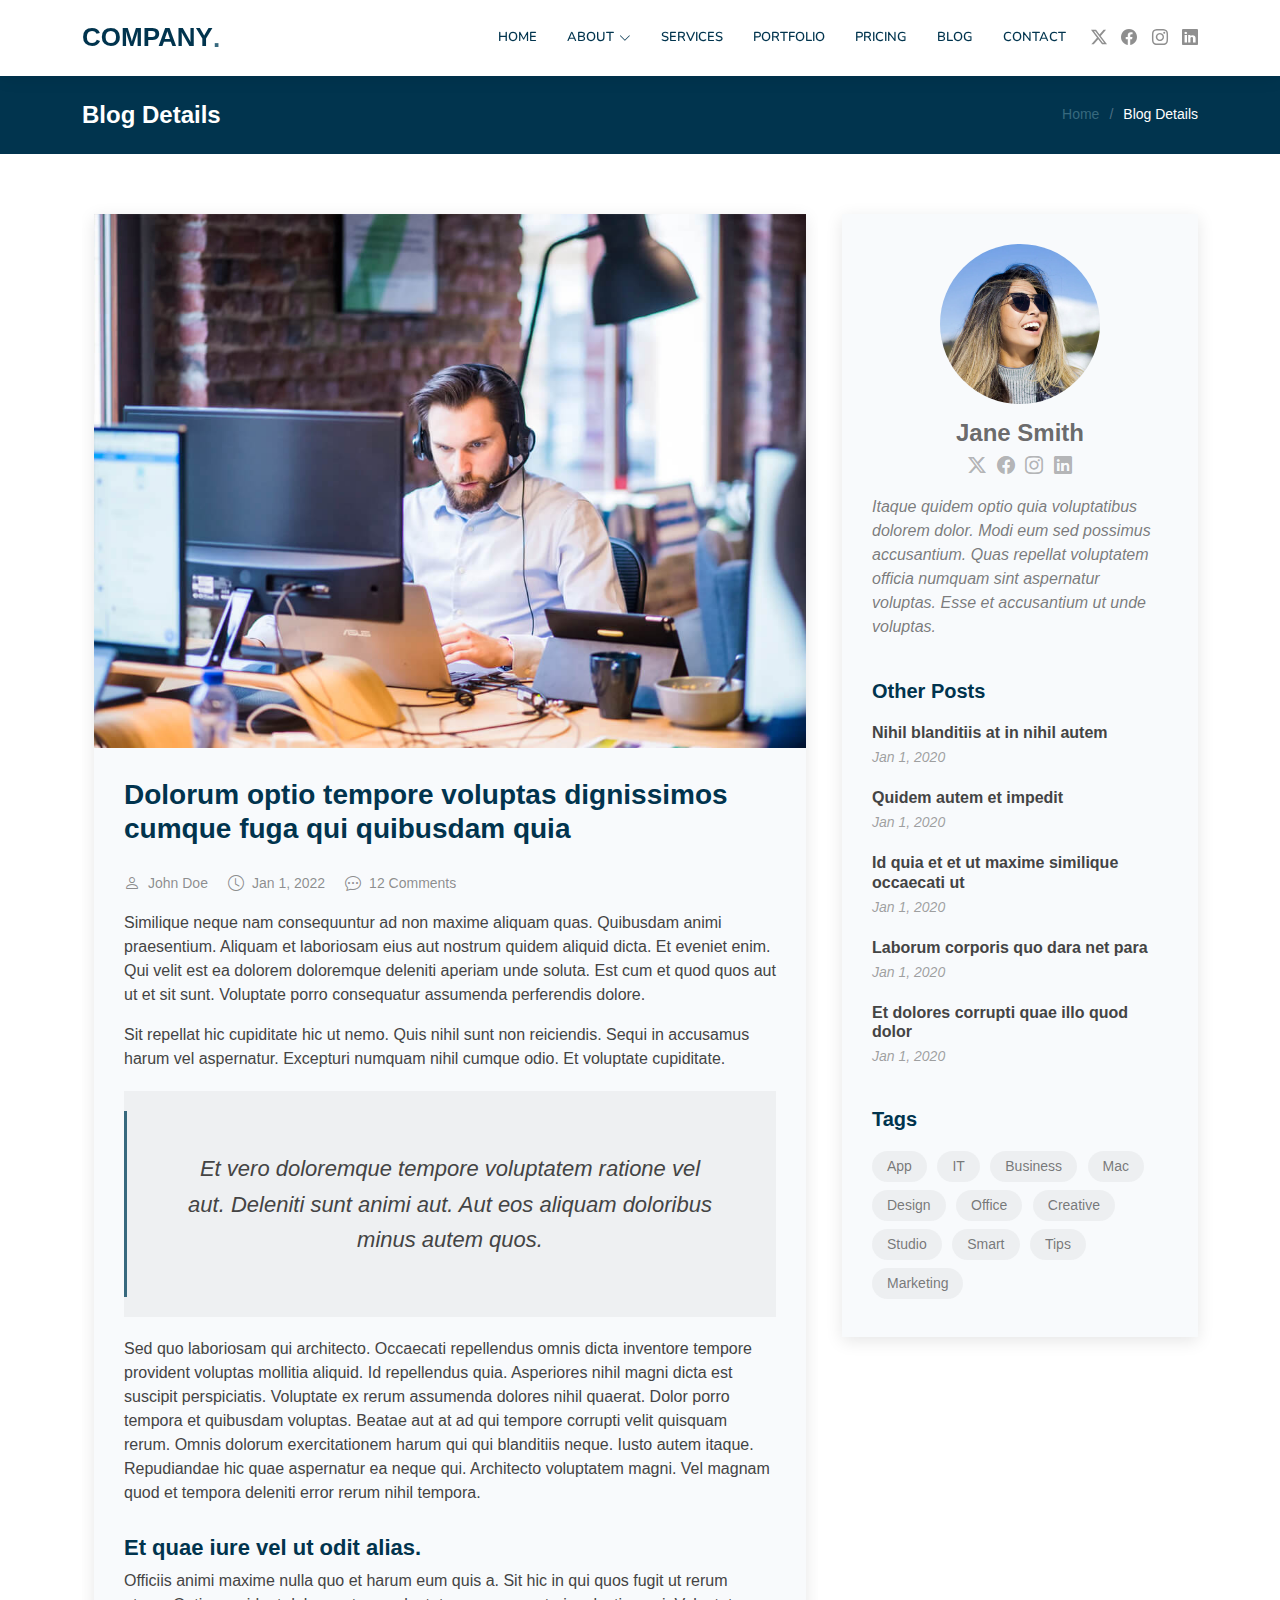
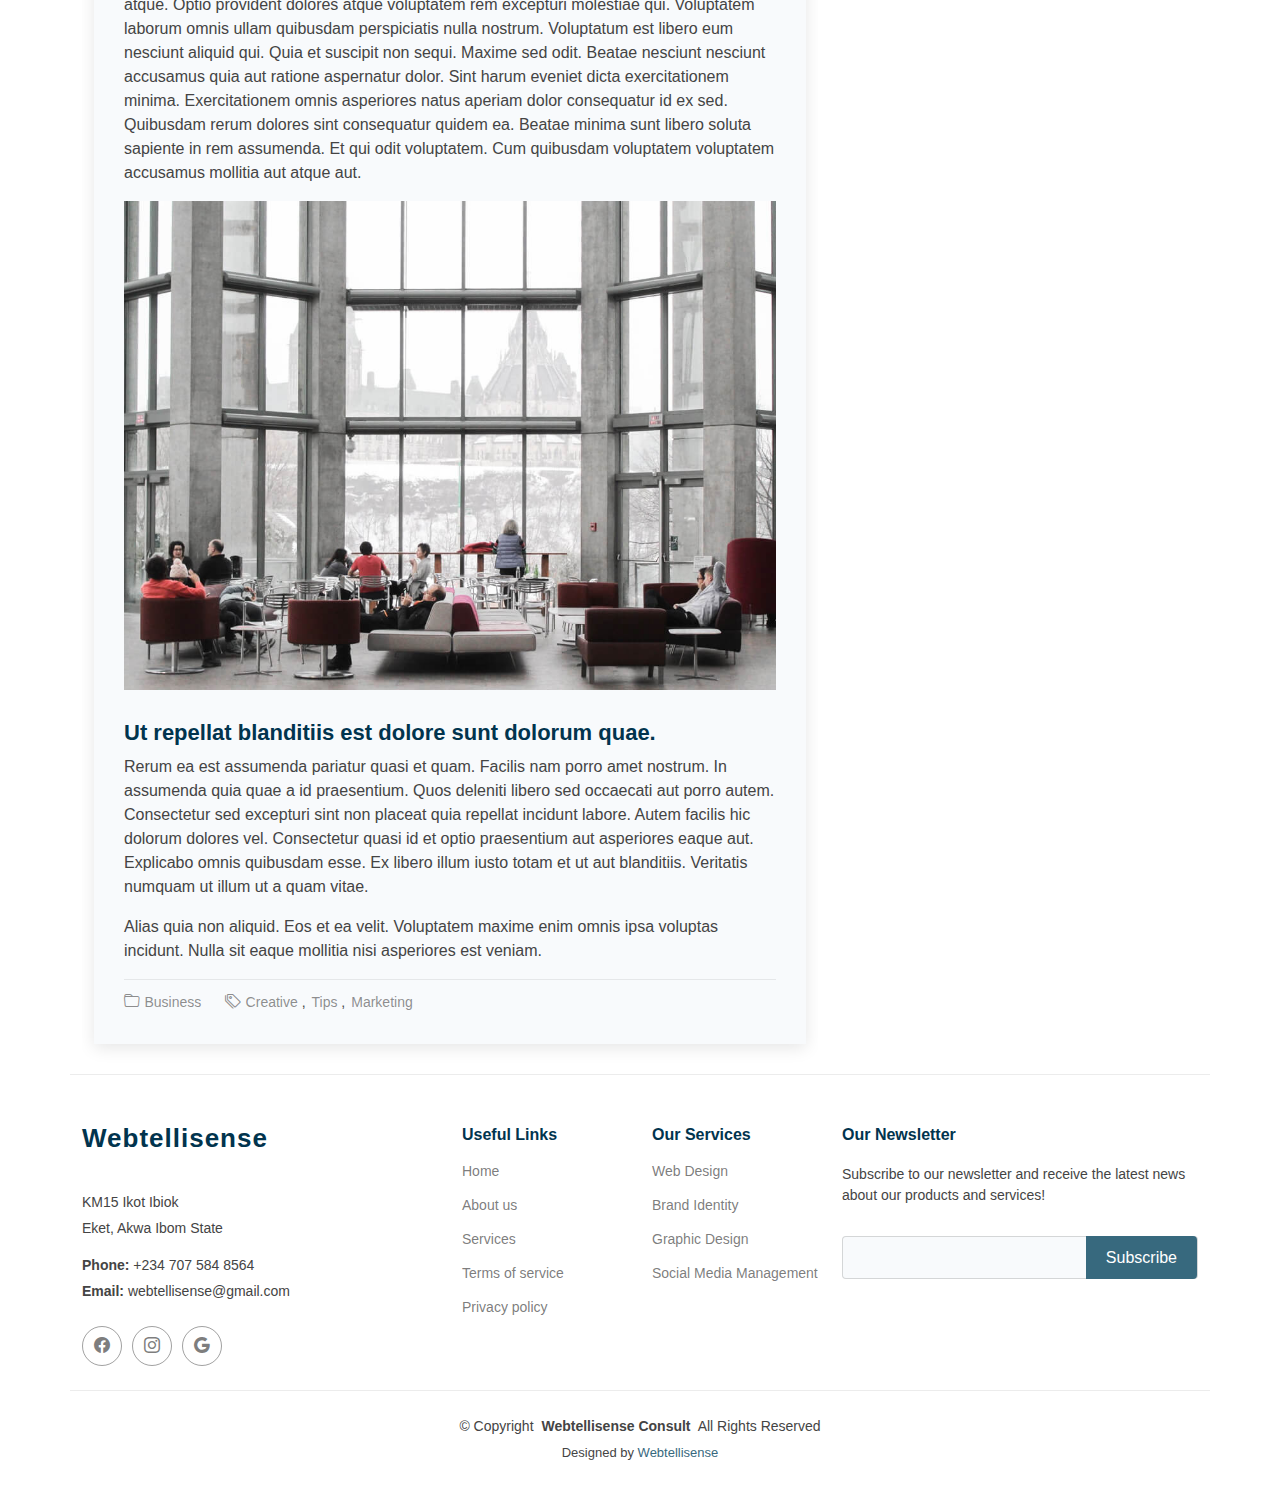
<file: blog-details.html>
<!DOCTYPE html>
<html lang="en">

<head>
  <meta charset="utf-8">
  <meta content="width=device-width, initial-scale=1.0" name="viewport">
  <title>Blog Details - Company Bootstrap Template</title>
  <meta name="description" content="">
  <meta name="keywords" content="">

  <!-- Favicons -->
  <link href="assets/img/favicon.png" rel="icon">
  <link href="assets/img/apple-touch-icon.png" rel="apple-touch-icon">

  <!-- Fonts -->
  <link href="https://fonts.googleapis.com" rel="preconnect">
  <link href="https://fonts.gstatic.com" rel="preconnect" crossorigin>
  <link href="https://fonts.googleapis.com/css2?family=Roboto:ital,wght@0,100;0,300;0,400;0,500;0,700;0,900;1,100;1,300;1,400;1,500;1,700;1,900&family=Raleway:ital,wght@0,100;0,200;0,300;0,400;0,500;0,600;0,700;0,800;0,900;1,100;1,200;1,300;1,400;1,500;1,600;1,700;1,800;1,900&family=Nunito:ital,wght@0,200;0,300;0,400;0,500;0,600;0,700;0,800;0,900;1,200;1,300;1,400;1,500;1,600;1,700;1,800;1,900&display=swap" rel="stylesheet">

  <!-- Vendor CSS Files -->
  <link href="assets/vendor/bootstrap/css/bootstrap.min.css" rel="stylesheet">
  <link href="assets/vendor/bootstrap-icons/bootstrap-icons.css" rel="stylesheet">
  <link href="assets/vendor/aos/aos.css" rel="stylesheet">
  <link href="assets/vendor/glightbox/css/glightbox.min.css" rel="stylesheet">
  <link href="assets/vendor/swiper/swiper-bundle.min.css" rel="stylesheet">

  <!-- Main CSS File -->
  <link href="assets/css/main.css" rel="stylesheet">

  <!-- =======================================================
  * Template Name: Company
  * Template URL: https://bootstrapmade.com/company-free-html-bootstrap-template/
  * Updated: Aug 07 2024 with Bootstrap v5.3.3
  * Author: BootstrapMade.com
  * License: https://bootstrapmade.com/license/
  ======================================================== -->
</head>

<body class="blog-details-page">

  <header id="header" class="header d-flex align-items-center sticky-top">
    <div class="container position-relative d-flex align-items-center">

      <a href="index.html" class="logo d-flex align-items-center me-auto">
        <!-- Uncomment the line below if you also wish to use an image logo -->
        <!-- <img src="assets/img/logo.png" alt=""> -->
        <h1 class="sitename">Company</h1><span>.</span>
      </a>

      <nav id="navmenu" class="navmenu">
        <ul>
          <li><a href="#hero">Home</a></li>
          <li class="dropdown"><a href="about.html"><span>About</span> <i class="bi bi-chevron-down toggle-dropdown"></i></a>
            <ul>
              <li><a href="team.html">Team</a></li>
              <li><a href="reviews.html">reviews</a></li>
              <li class="dropdown"><a href="#"><span>Deep Dropdown</span> <i class="bi bi-chevron-down toggle-dropdown"></i></a>
                <ul>
                  <li><a href="#">Deep Dropdown 1</a></li>
                  <li><a href="#">Deep Dropdown 2</a></li>
                  <li><a href="#">Deep Dropdown 3</a></li>
                  <li><a href="#">Deep Dropdown 4</a></li>
                  <li><a href="#">Deep Dropdown 5</a></li>
                </ul>
              </li>
            </ul>
          </li>
          <li><a href="services.html">Services</a></li>
          <li><a href="portfolio.html">Portfolio</a></li>
          <li><a href="pricing.html">Pricing</a></li>
          <li><a href="blog.html">Blog</a></li>
          <li><a href="contact.html">Contact</a></li>
        </ul>
        <i class="mobile-nav-toggle d-xl-none bi bi-list"></i>
      </nav>

      <div class="header-social-links">
        <a href="#" class="twitter"><i class="bi bi-twitter-x"></i></a>
        <a href="#" class="facebook"><i class="bi bi-facebook"></i></a>
        <a href="#" class="instagram"><i class="bi bi-instagram"></i></a>
        <a href="#" class="linkedin"><i class="bi bi-linkedin"></i></a>
      </div>

    </div>
  </header>

  <main class="main">

    <!-- Page Title -->
    <div class="page-title accent-background">
      <div class="container d-lg-flex justify-content-between align-items-center">
        <h1 class="mb-2 mb-lg-0">Blog Details</h1>
        <nav class="breadcrumbs">
          <ol>
            <li><a href="index.html">Home</a></li>
            <li class="current">Blog Details</li>
          </ol>
        </nav>
      </div>
    </div><!-- End Page Title -->

    <div class="container">
      <div class="row">

        <div class="col-lg-8">

          <!-- Blog Details Section -->
          <section id="blog-details" class="blog-details section">
            <div class="container">

              <article class="article">

                <div class="post-img">
                  <img src="assets/img/blog/blog-1.jpg" alt="" class="img-fluid">
                </div>

                <h2 class="title">Dolorum optio tempore voluptas dignissimos cumque fuga qui quibusdam quia</h2>

                <div class="meta-top">
                  <ul>
                    <li class="d-flex align-items-center"><i class="bi bi-person"></i> <a href="blog-details.html">John Doe</a></li>
                    <li class="d-flex align-items-center"><i class="bi bi-clock"></i> <a href="blog-details.html"><time datetime="2020-01-01">Jan 1, 2022</time></a></li>
                    <li class="d-flex align-items-center"><i class="bi bi-chat-dots"></i> <a href="blog-details.html">12 Comments</a></li>
                  </ul>
                </div><!-- End meta top -->

                <div class="content">
                  <p>
                    Similique neque nam consequuntur ad non maxime aliquam quas. Quibusdam animi praesentium. Aliquam et laboriosam eius aut nostrum quidem aliquid dicta.
                    Et eveniet enim. Qui velit est ea dolorem doloremque deleniti aperiam unde soluta. Est cum et quod quos aut ut et sit sunt. Voluptate porro consequatur assumenda perferendis dolore.
                  </p>

                  <p>
                    Sit repellat hic cupiditate hic ut nemo. Quis nihil sunt non reiciendis. Sequi in accusamus harum vel aspernatur. Excepturi numquam nihil cumque odio. Et voluptate cupiditate.
                  </p>

                  <blockquote>
                    <p>
                      Et vero doloremque tempore voluptatem ratione vel aut. Deleniti sunt animi aut. Aut eos aliquam doloribus minus autem quos.
                    </p>
                  </blockquote>

                  <p>
                    Sed quo laboriosam qui architecto. Occaecati repellendus omnis dicta inventore tempore provident voluptas mollitia aliquid. Id repellendus quia. Asperiores nihil magni dicta est suscipit perspiciatis. Voluptate ex rerum assumenda dolores nihil quaerat.
                    Dolor porro tempora et quibusdam voluptas. Beatae aut at ad qui tempore corrupti velit quisquam rerum. Omnis dolorum exercitationem harum qui qui blanditiis neque.
                    Iusto autem itaque. Repudiandae hic quae aspernatur ea neque qui. Architecto voluptatem magni. Vel magnam quod et tempora deleniti error rerum nihil tempora.
                  </p>

                  <h3>Et quae iure vel ut odit alias.</h3>
                  <p>
                    Officiis animi maxime nulla quo et harum eum quis a. Sit hic in qui quos fugit ut rerum atque. Optio provident dolores atque voluptatem rem excepturi molestiae qui. Voluptatem laborum omnis ullam quibusdam perspiciatis nulla nostrum. Voluptatum est libero eum nesciunt aliquid qui.
                    Quia et suscipit non sequi. Maxime sed odit. Beatae nesciunt nesciunt accusamus quia aut ratione aspernatur dolor. Sint harum eveniet dicta exercitationem minima. Exercitationem omnis asperiores natus aperiam dolor consequatur id ex sed. Quibusdam rerum dolores sint consequatur quidem ea.
                    Beatae minima sunt libero soluta sapiente in rem assumenda. Et qui odit voluptatem. Cum quibusdam voluptatem voluptatem accusamus mollitia aut atque aut.
                  </p>
                  <img src="assets/img/blog/blog-inside-post.jpg" class="img-fluid" alt="">

                  <h3>Ut repellat blanditiis est dolore sunt dolorum quae.</h3>
                  <p>
                    Rerum ea est assumenda pariatur quasi et quam. Facilis nam porro amet nostrum. In assumenda quia quae a id praesentium. Quos deleniti libero sed occaecati aut porro autem. Consectetur sed excepturi sint non placeat quia repellat incidunt labore. Autem facilis hic dolorum dolores vel.
                    Consectetur quasi id et optio praesentium aut asperiores eaque aut. Explicabo omnis quibusdam esse. Ex libero illum iusto totam et ut aut blanditiis. Veritatis numquam ut illum ut a quam vitae.
                  </p>
                  <p>
                    Alias quia non aliquid. Eos et ea velit. Voluptatem maxime enim omnis ipsa voluptas incidunt. Nulla sit eaque mollitia nisi asperiores est veniam.
                  </p>

                </div><!-- End post content -->

                <div class="meta-bottom">
                  <i class="bi bi-folder"></i>
                  <ul class="cats">
                    <li><a href="#">Business</a></li>
                  </ul>

                  <i class="bi bi-tags"></i>
                  <ul class="tags">
                    <li><a href="#">Creative</a></li>
                    <li><a href="#">Tips</a></li>
                    <li><a href="#">Marketing</a></li>
                  </ul>
                </div><!-- End meta bottom -->

              </article>

            </div>
          </section><!-- /Blog Details Section -->

        </div>

        <div class="col-lg-4 sidebar">

          <div class="widgets-container">

            <!-- Blog Author Widget -->
            <div class="blog-author-widget widget-item">

              <div class="d-flex flex-column align-items-center">
                <img src="assets/img/blog/blog-author.jpg" class="rounded-circle flex-shrink-0" alt="">
                <h4>Jane Smith</h4>
                <div class="social-links">
                  <a href="https://x.com/#"><i class="bi bi-twitter-x"></i></a>
                  <a href="https://facebook.com/#"><i class="bi bi-facebook"></i></a>
                  <a href="https://instagram.com/#"><i class="biu bi-instagram"></i></a>
                  <a href="https://instagram.com/#"><i class="biu bi-linkedin"></i></a>
                </div>

                <p>
                  Itaque quidem optio quia voluptatibus dolorem dolor. Modi eum sed possimus accusantium. Quas repellat voluptatem officia numquam sint aspernatur voluptas. Esse et accusantium ut unde voluptas.
                </p>

              </div>
            </div><!--/Blog Author Widget -->

            <!-- Recent Posts Widget -->
            <div class="recent-posts-widget widget-item">

              <h3 class="widget-title">Other Posts</h3>

              <div class="post-item">
                <h4><a href="blog-details.html">Nihil blanditiis at in nihil autem</a></h4>
                <time datetime="2020-01-01">Jan 1, 2020</time>
              </div><!-- End recent post item-->

              <div class="post-item">
                <h4><a href="blog-details.html">Quidem autem et impedit</a></h4>
                <time datetime="2020-01-01">Jan 1, 2020</time>
              </div><!-- End recent post item-->

              <div class="post-item">
                <h4><a href="blog-details.html">Id quia et et ut maxime similique occaecati ut</a></h4>
                <time datetime="2020-01-01">Jan 1, 2020</time>
              </div><!-- End recent post item-->

              <div class="post-item">
                <h4><a href="blog-details.html">Laborum corporis quo dara net para</a></h4>
                <time datetime="2020-01-01">Jan 1, 2020</time>
              </div><!-- End recent post item-->

              <div class="post-item">
                <h4><a href="blog-details.html">Et dolores corrupti quae illo quod dolor</a></h4>
                <time datetime="2020-01-01">Jan 1, 2020</time>
              </div><!-- End recent post item-->

            </div><!--/Recent Posts Widget -->

            <!-- Tags Widget -->
            <div class="tags-widget widget-item">

              <h3 class="widget-title">Tags</h3>
              <ul>
                <li><a href="#">App</a></li>
                <li><a href="#">IT</a></li>
                <li><a href="#">Business</a></li>
                <li><a href="#">Mac</a></li>
                <li><a href="#">Design</a></li>
                <li><a href="#">Office</a></li>
                <li><a href="#">Creative</a></li>
                <li><a href="#">Studio</a></li>
                <li><a href="#">Smart</a></li>
                <li><a href="#">Tips</a></li>
                <li><a href="#">Marketing</a></li>
              </ul>

            </div><!--/Tags Widget -->

          </div>

        </div>

      </div>
    </div>

  </main>

  <footer id="footer" class="footer dark-background">

    <div class="container footer-top">
      <div class="row gy-4">
        <div class="col-lg-4 col-md-6 footer-about">
          <a href="index.html" class="logo d-flex align-items-center">
            <span class="sitename">Webtellisense</span>
          </a>
          <div class="footer-contact pt-3">
            <p>KM15 Ikot Ibiok</p>
            <p>Eket, Akwa Ibom State</p>
            <p class="mt-3"><strong>Phone:</strong> <span>+234 707 584 8564</span></p>
            <p><strong>Email:</strong> <span>webtellisense@gmail.com</span></p>
          </div>
          <div class="social-links d-flex mt-4">
            <a href="#" class="facebook"><i class="bi bi-facebook"></i></a>
            <a href="#" class="instagram"><i class="bi bi-instagram"></i></a>
            <a href="#" class="google"><i class="bi bi-google"></i></a>
          </div>
        </div>

        <div class="col-lg-2 col-md-3 footer-links">
          <h4>Useful Links</h4>
          <ul>
            <li><a href="#">Home</a></li>
            <li><a href="#">About us</a></li>
            <li><a href="#">Services</a></li>
            <li><a href="#">Terms of service</a></li>
            <li><a href="#">Privacy policy</a></li>
          </ul>
        </div>

        <div class="col-lg-2 col-md-3 footer-links">
          <h4>Our Services</h4>
          <ul>
            <li><a href="#">Web Design</a></li>
            <li><a href="#">Brand Identity</a></li>
            <li><a href="#">Graphic Design</a></li>
            <li><a href="#">Social Media Management</a></li>
          </ul>
        </div>

        <div class="col-lg-4 col-md-12 footer-newsletter">
          <h4>Our Newsletter</h4>
          <p>Subscribe to our newsletter and receive the latest news about our products and services!</p>
          <form action="forms/newsletter.php" method="post" class="php-email-form">
            <div class="newsletter-form"><input type="email" name="email"><input type="submit" value="Subscribe"></div>
            <div class="loading">Loading</div>
            <div class="error-message"></div>
            <div class="sent-message">Your subscription request has been sent. Thank you!</div>
          </form>
        </div>

      </div>
    </div>

    <div class="container copyright text-center mt-4">
      <p>© <span>Copyright</span> <strong class="px-1 sitename">Webtellisense Consult</strong> <span>All Rights
          Reserved</span></p>
      <div class="credits">
        Designed by <a href="https://webtellisense.com/">Webtellisense</a>
      </div>
    </div>

  </footer>

  <!-- Scroll Top -->
  <a href="#" id="scroll-top" class="scroll-top d-flex align-items-center justify-content-center"><i class="bi bi-arrow-up-short"></i></a>

  <!-- Preloader -->
  <div id="preloader"></div>

  <!-- Vendor JS Files -->
  <script src="assets/vendor/bootstrap/js/bootstrap.bundle.min.js"></script>
  <script src="assets/vendor/php-email-form/validate.js"></script>
  <script src="assets/vendor/aos/aos.js"></script>
  <script src="assets/vendor/glightbox/js/glightbox.min.js"></script>
  <script src="assets/vendor/imagesloaded/imagesloaded.pkgd.min.js"></script>
  <script src="assets/vendor/isotope-layout/isotope.pkgd.min.js"></script>
  <script src="assets/vendor/waypoints/noframework.waypoints.js"></script>
  <script src="assets/vendor/swiper/swiper-bundle.min.js"></script>

  <!-- Main JS File -->
  <script src="assets/js/main.js"></script>

</body>

</html>
</file>
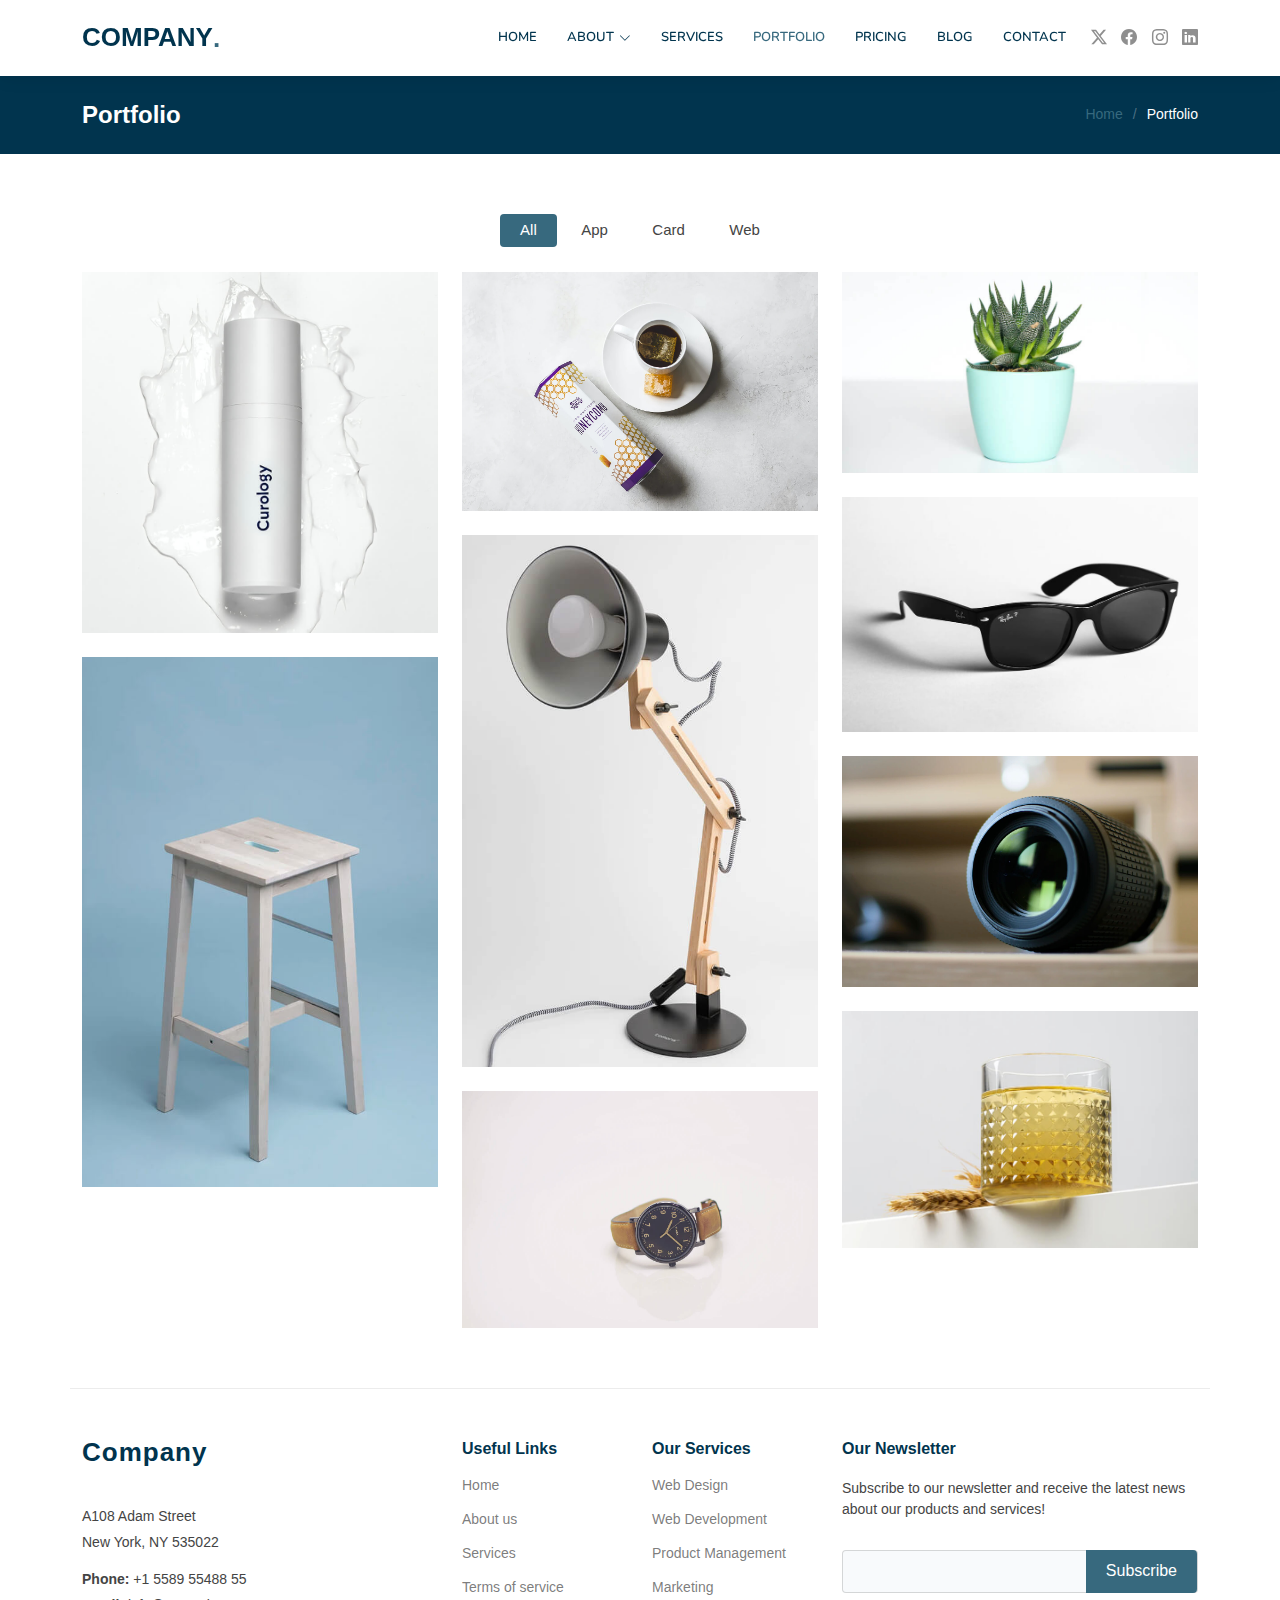
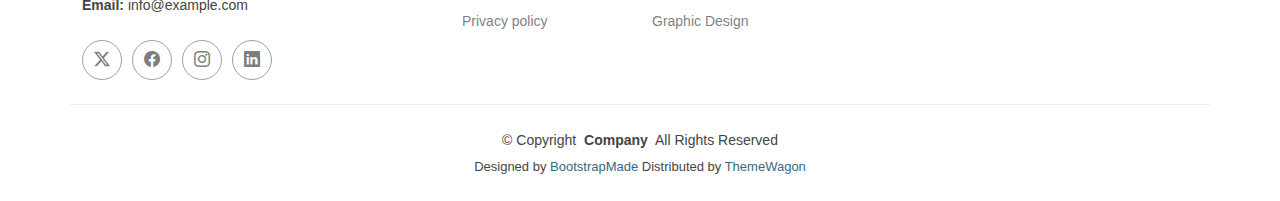
<file: portfolio.html>
<!DOCTYPE html>
<html lang="en">

<head>
  <meta charset="utf-8">
  <meta content="width=device-width, initial-scale=1.0" name="viewport">
  <title>Portfolio - Company Bootstrap Template</title>
  <meta name="description" content="">
  <meta name="keywords" content="">

  <!-- Favicons -->
  <link href="assets/img/favicon.png" rel="icon">
  <link href="assets/img/apple-touch-icon.png" rel="apple-touch-icon">

  <!-- Fonts -->
  <link href="https://fonts.googleapis.com" rel="preconnect">
  <link href="https://fonts.gstatic.com" rel="preconnect" crossorigin>
  <link href="https://fonts.googleapis.com/css2?family=Roboto:ital,wght@0,100;0,300;0,400;0,500;0,700;0,900;1,100;1,300;1,400;1,500;1,700;1,900&family=Raleway:ital,wght@0,100;0,200;0,300;0,400;0,500;0,600;0,700;0,800;0,900;1,100;1,200;1,300;1,400;1,500;1,600;1,700;1,800;1,900&family=Nunito:ital,wght@0,200;0,300;0,400;0,500;0,600;0,700;0,800;0,900;1,200;1,300;1,400;1,500;1,600;1,700;1,800;1,900&display=swap" rel="stylesheet">

  <!-- Vendor CSS Files -->
  <link href="assets/vendor/bootstrap/css/bootstrap.min.css" rel="stylesheet">
  <link href="assets/vendor/bootstrap-icons/bootstrap-icons.css" rel="stylesheet">
  <link href="assets/vendor/aos/aos.css" rel="stylesheet">
  <link href="assets/vendor/glightbox/css/glightbox.min.css" rel="stylesheet">
  <link href="assets/vendor/swiper/swiper-bundle.min.css" rel="stylesheet">

  <!-- Main CSS File -->
  <link href="assets/css/main.css" rel="stylesheet">

  <!-- =======================================================
  * Template Name: Company
  * Template URL: https://bootstrapmade.com/company-free-html-bootstrap-template/
  * Updated: Aug 07 2024 with Bootstrap v5.3.3
  * Author: BootstrapMade.com
  * License: https://bootstrapmade.com/license/
  ======================================================== -->
</head>

<body class="portfolio-page">

  <header id="header" class="header d-flex align-items-center sticky-top">
    <div class="container position-relative d-flex align-items-center">

      <a href="index.html" class="logo d-flex align-items-center me-auto">
        <!-- Uncomment the line below if you also wish to use an image logo -->
        <!-- <img src="assets/img/logo.png" alt=""> -->
        <h1 class="sitename">Company</h1><span>.</span>
      </a>

      <nav id="navmenu" class="navmenu">
        <ul>
          <li><a href="#hero">Home</a></li>
          <li class="dropdown"><a href="about.html"><span>About</span> <i class="bi bi-chevron-down toggle-dropdown"></i></a>
            <ul>
              <li><a href="team.html">Team</a></li>
              <li><a href="reviews.html">reviews</a></li>
              <li class="dropdown"><a href="#"><span>Deep Dropdown</span> <i class="bi bi-chevron-down toggle-dropdown"></i></a>
                <ul>
                  <li><a href="#">Deep Dropdown 1</a></li>
                  <li><a href="#">Deep Dropdown 2</a></li>
                  <li><a href="#">Deep Dropdown 3</a></li>
                  <li><a href="#">Deep Dropdown 4</a></li>
                  <li><a href="#">Deep Dropdown 5</a></li>
                </ul>
              </li>
            </ul>
          </li>
          <li><a href="services.html">Services</a></li>
          <li><a href="portfolio.html" class="active">Portfolio</a></li>
          <li><a href="pricing.html">Pricing</a></li>
          <li><a href="blog.html">Blog</a></li>
          <li><a href="contact.html">Contact</a></li>
        </ul>
        <i class="mobile-nav-toggle d-xl-none bi bi-list"></i>
      </nav>

      <div class="header-social-links">
        <a href="#" class="twitter"><i class="bi bi-twitter-x"></i></a>
        <a href="#" class="facebook"><i class="bi bi-facebook"></i></a>
        <a href="#" class="instagram"><i class="bi bi-instagram"></i></a>
        <a href="#" class="linkedin"><i class="bi bi-linkedin"></i></a>
      </div>

    </div>
  </header>

  <main class="main">

    <!-- Page Title -->
    <div class="page-title accent-background">
      <div class="container d-lg-flex justify-content-between align-items-center">
        <h1 class="mb-2 mb-lg-0">Portfolio</h1>
        <nav class="breadcrumbs">
          <ol>
            <li><a href="index.html">Home</a></li>
            <li class="current">Portfolio</li>
          </ol>
        </nav>
      </div>
    </div><!-- End Page Title -->

    <!-- Portfolio Section -->
    <section id="portfolio" class="portfolio section">

      <div class="container">

        <div class="isotope-layout" data-default-filter="*" data-layout="masonry" data-sort="original-order">

          <ul class="portfolio-filters isotope-filters" data-aos="fade-up" data-aos-delay="100">
            <li data-filter="*" class="filter-active">All</li>
            <li data-filter=".filter-app">App</li>
            <li data-filter=".filter-product">Card</li>
            <li data-filter=".filter-branding">Web</li>
          </ul><!-- End Portfolio Filters -->

          <div class="row gy-4 isotope-container" data-aos="fade-up" data-aos-delay="200">

            <div class="col-lg-4 col-md-6 portfolio-item isotope-item filter-app">
              <img src="assets/img/masonry-portfolio/masonry-portfolio-1.jpg" class="img-fluid" alt="">
              <div class="portfolio-info">
                <h4>App 1</h4>
                <p>Lorem ipsum, dolor sit</p>
                <a href="assets/img/masonry-portfolio/masonry-portfolio-1.jpg" title="App 1" data-gallery="portfolio-gallery-app" class="glightbox preview-link"><i class="bi bi-zoom-in"></i></a>
                <a href="portfolio-details.html" title="More Details" class="details-link"><i class="bi bi-link-45deg"></i></a>
              </div>
            </div><!-- End Portfolio Item -->

            <div class="col-lg-4 col-md-6 portfolio-item isotope-item filter-product">
              <img src="assets/img/masonry-portfolio/masonry-portfolio-2.jpg" class="img-fluid" alt="">
              <div class="portfolio-info">
                <h4>Product 1</h4>
                <p>Lorem ipsum, dolor sit</p>
                <a href="assets/img/masonry-portfolio/masonry-portfolio-2.jpg" title="Product 1" data-gallery="portfolio-gallery-product" class="glightbox preview-link"><i class="bi bi-zoom-in"></i></a>
                <a href="portfolio-details.html" title="More Details" class="details-link"><i class="bi bi-link-45deg"></i></a>
              </div>
            </div><!-- End Portfolio Item -->

            <div class="col-lg-4 col-md-6 portfolio-item isotope-item filter-branding">
              <img src="assets/img/masonry-portfolio/masonry-portfolio-3.jpg" class="img-fluid" alt="">
              <div class="portfolio-info">
                <h4>Branding 1</h4>
                <p>Lorem ipsum, dolor sit</p>
                <a href="assets/img/masonry-portfolio/masonry-portfolio-3.jpg" title="Branding 1" data-gallery="portfolio-gallery-branding" class="glightbox preview-link"><i class="bi bi-zoom-in"></i></a>
                <a href="portfolio-details.html" title="More Details" class="details-link"><i class="bi bi-link-45deg"></i></a>
              </div>
            </div><!-- End Portfolio Item -->

            <div class="col-lg-4 col-md-6 portfolio-item isotope-item filter-app">
              <img src="assets/img/masonry-portfolio/masonry-portfolio-4.jpg" class="img-fluid" alt="">
              <div class="portfolio-info">
                <h4>App 2</h4>
                <p>Lorem ipsum, dolor sit</p>
                <a href="assets/img/masonry-portfolio/masonry-portfolio-4.jpg" title="App 2" data-gallery="portfolio-gallery-app" class="glightbox preview-link"><i class="bi bi-zoom-in"></i></a>
                <a href="portfolio-details.html" title="More Details" class="details-link"><i class="bi bi-link-45deg"></i></a>
              </div>
            </div><!-- End Portfolio Item -->

            <div class="col-lg-4 col-md-6 portfolio-item isotope-item filter-product">
              <img src="assets/img/masonry-portfolio/masonry-portfolio-5.jpg" class="img-fluid" alt="">
              <div class="portfolio-info">
                <h4>Product 2</h4>
                <p>Lorem ipsum, dolor sit</p>
                <a href="assets/img/masonry-portfolio/masonry-portfolio-5.jpg" title="Product 2" data-gallery="portfolio-gallery-product" class="glightbox preview-link"><i class="bi bi-zoom-in"></i></a>
                <a href="portfolio-details.html" title="More Details" class="details-link"><i class="bi bi-link-45deg"></i></a>
              </div>
            </div><!-- End Portfolio Item -->

            <div class="col-lg-4 col-md-6 portfolio-item isotope-item filter-branding">
              <img src="assets/img/masonry-portfolio/masonry-portfolio-6.jpg" class="img-fluid" alt="">
              <div class="portfolio-info">
                <h4>Branding 2</h4>
                <p>Lorem ipsum, dolor sit</p>
                <a href="assets/img/masonry-portfolio/masonry-portfolio-6.jpg" title="Branding 2" data-gallery="portfolio-gallery-branding" class="glightbox preview-link"><i class="bi bi-zoom-in"></i></a>
                <a href="portfolio-details.html" title="More Details" class="details-link"><i class="bi bi-link-45deg"></i></a>
              </div>
            </div><!-- End Portfolio Item -->

            <div class="col-lg-4 col-md-6 portfolio-item isotope-item filter-app">
              <img src="assets/img/masonry-portfolio/masonry-portfolio-7.jpg" class="img-fluid" alt="">
              <div class="portfolio-info">
                <h4>App 3</h4>
                <p>Lorem ipsum, dolor sit</p>
                <a href="assets/img/masonry-portfolio/masonry-portfolio-7.jpg" title="App 3" data-gallery="portfolio-gallery-app" class="glightbox preview-link"><i class="bi bi-zoom-in"></i></a>
                <a href="portfolio-details.html" title="More Details" class="details-link"><i class="bi bi-link-45deg"></i></a>
              </div>
            </div><!-- End Portfolio Item -->

            <div class="col-lg-4 col-md-6 portfolio-item isotope-item filter-product">
              <img src="assets/img/masonry-portfolio/masonry-portfolio-8.jpg" class="img-fluid" alt="">
              <div class="portfolio-info">
                <h4>Product 3</h4>
                <p>Lorem ipsum, dolor sit</p>
                <a href="assets/img/masonry-portfolio/masonry-portfolio-8.jpg" title="Product 3" data-gallery="portfolio-gallery-product" class="glightbox preview-link"><i class="bi bi-zoom-in"></i></a>
                <a href="portfolio-details.html" title="More Details" class="details-link"><i class="bi bi-link-45deg"></i></a>
              </div>
            </div><!-- End Portfolio Item -->

            <div class="col-lg-4 col-md-6 portfolio-item isotope-item filter-branding">
              <img src="assets/img/masonry-portfolio/masonry-portfolio-9.jpg" class="img-fluid" alt="">
              <div class="portfolio-info">
                <h4>Branding 3</h4>
                <p>Lorem ipsum, dolor sit</p>
                <a href="assets/img/masonry-portfolio/masonry-portfolio-9.jpg" title="Branding 2" data-gallery="portfolio-gallery-branding" class="glightbox preview-link"><i class="bi bi-zoom-in"></i></a>
                <a href="portfolio-details.html" title="More Details" class="details-link"><i class="bi bi-link-45deg"></i></a>
              </div>
            </div><!-- End Portfolio Item -->

          </div><!-- End Portfolio Container -->

        </div>

      </div>

    </section><!-- /Portfolio Section -->

  </main>

  <footer id="footer" class="footer dark-background">

    <div class="container footer-top">
      <div class="row gy-4">
        <div class="col-lg-4 col-md-6 footer-about">
          <a href="index.html" class="logo d-flex align-items-center">
            <span class="sitename">Company</span>
          </a>
          <div class="footer-contact pt-3">
            <p>A108 Adam Street</p>
            <p>New York, NY 535022</p>
            <p class="mt-3"><strong>Phone:</strong> <span>+1 5589 55488 55</span></p>
            <p><strong>Email:</strong> <span>info@example.com</span></p>
          </div>
          <div class="social-links d-flex mt-4">
            <a href=""><i class="bi bi-twitter-x"></i></a>
            <a href=""><i class="bi bi-facebook"></i></a>
            <a href=""><i class="bi bi-instagram"></i></a>
            <a href=""><i class="bi bi-linkedin"></i></a>
          </div>
        </div>

        <div class="col-lg-2 col-md-3 footer-links">
          <h4>Useful Links</h4>
          <ul>
            <li><a href="#">Home</a></li>
            <li><a href="#">About us</a></li>
            <li><a href="#">Services</a></li>
            <li><a href="#">Terms of service</a></li>
            <li><a href="#">Privacy policy</a></li>
          </ul>
        </div>

        <div class="col-lg-2 col-md-3 footer-links">
          <h4>Our Services</h4>
          <ul>
            <li><a href="#">Web Design</a></li>
            <li><a href="#">Web Development</a></li>
            <li><a href="#">Product Management</a></li>
            <li><a href="#">Marketing</a></li>
            <li><a href="#">Graphic Design</a></li>
          </ul>
        </div>

        <div class="col-lg-4 col-md-12 footer-newsletter">
          <h4>Our Newsletter</h4>
          <p>Subscribe to our newsletter and receive the latest news about our products and services!</p>
          <form action="forms/newsletter.php" method="post" class="php-email-form">
            <div class="newsletter-form"><input type="email" name="email"><input type="submit" value="Subscribe"></div>
            <div class="loading">Loading</div>
            <div class="error-message"></div>
            <div class="sent-message">Your subscription request has been sent. Thank you!</div>
          </form>
        </div>

      </div>
    </div>

    <div class="container copyright text-center mt-4">
      <p>© <span>Copyright</span> <strong class="px-1 sitename">Company</strong> <span>All Rights Reserved</span></p>
      <div class="credits">
        <!-- All the links in the footer should remain intact. -->
        <!-- You can delete the links only if you've purchased the pro version. -->
        <!-- Licensing information: https://bootstrapmade.com/license/ -->
        <!-- Purchase the pro version with working PHP/AJAX contact form: [buy-url] -->
        Designed by <a href="https://bootstrapmade.com/">BootstrapMade</a> Distributed by <a href=“https://themewagon.com>ThemeWagon
      </div>
    </div>

  </footer>

  <!-- Scroll Top -->
  <a href="#" id="scroll-top" class="scroll-top d-flex align-items-center justify-content-center"><i class="bi bi-arrow-up-short"></i></a>

  <!-- Preloader -->
  <div id="preloader"></div>

  <!-- Vendor JS Files -->
  <script src="assets/vendor/bootstrap/js/bootstrap.bundle.min.js"></script>
  <script src="assets/vendor/php-email-form/validate.js"></script>
  <script src="assets/vendor/aos/aos.js"></script>
  <script src="assets/vendor/glightbox/js/glightbox.min.js"></script>
  <script src="assets/vendor/imagesloaded/imagesloaded.pkgd.min.js"></script>
  <script src="assets/vendor/isotope-layout/isotope.pkgd.min.js"></script>
  <script src="assets/vendor/waypoints/noframework.waypoints.js"></script>
  <script src="assets/vendor/swiper/swiper-bundle.min.js"></script>

  <!-- Main JS File -->
  <script src="assets/js/main.js"></script>

</body>

</html>
</file>
<file: assets/css/main.css>
/**
* Website For: Webtellisense
* Website URL: https://webtellisense.com
* Updated: May 08 2025
* Author: Ephraim Etuk
*/

/* Fonts */
:root {
  --default-font: "Oswald", sans-serif;
  --heading-font: "Oswald", sans-serif;
  --nav-font: "Nunito", sans-serif;
}

/* Global Colors - The following color variables are used throughout the website. Updating them here will change the color scheme of the entire website */
:root {
  --background-color: #ffffff; /* White background */
  --default-color: #444444; /* Dark gray (body text) */
  --heading-color: #01344e; /* Dark blue (headings) */
  --accent-color: #37697e; /* Medium blue (buttons, links) */
  --surface-color: #f8fafc; /* Off-white (cards, boxes) */
  --contrast-color: #ffffff; /* White (text on dark backgrounds) */
}

/* Nav Menu Colors - The following color variables are used specifically for the navigation menu. They are separate from the global colors to allow for more customization options */
:root {
  --nav-color: #01344e; /* Dark blue (nav links) */
  --nav-hover-color: #37697e; /* Medium blue (hover) */
  --nav-mobile-background-color: #ffffff;
  --nav-dropdown-background-color: #ffffff;
  --nav-dropdown-color: #01344e; /* Dark blue (dropdown text) */
  --nav-dropdown-hover-color: #37697e;
}

/* Color Presets - These classes override global colors when applied to any section or element, providing reuse of the sam color scheme. */

.light-background {
  --background-color: #f7f7f7;
  --surface-color: #ffffff;
}

/* .dark-background {
  --background-color: #060606;
  --default-color: #ffffff;
  --heading-color: #ffffff;
  --surface-color: #252525;
  --contrast-color: #ffffff;
} */

.accent-background {
  --background-color: #01344e; /* Dark blue */
  --default-color: #ffffff; /* White text */
  --heading-color: #ffffff;
  --accent-color: #37697e; /* Medium blue (buttons) */
  --surface-color: #286584b3; /* Light blue (translucent cards) */
  --contrast-color: #ffffff;
}

/* Smooth scroll */
:root {
  scroll-behavior: smooth;
}

/*--------------------------------------------------------------
# General Styling & Shared Classes
--------------------------------------------------------------*/
body {
  color: var(--default-color);
  background-color: var(--background-color);
  font-family: var(--default-font);
}

a {
  color: var(--accent-color);
  text-decoration: none;
  transition: 0.3s;
}

a:hover {
  color: color-mix(in srgb, var(--accent-color), transparent 25%);
  text-decoration: none;
}

h1,
h2,
h3,
h4,
h5,
h6 {
  color: var(--heading-color);
  font-family: var(--heading-font);
}

/* PHP Email Form Messages
------------------------------*/
.php-email-form .error-message {
  display: none;
  background: #df1529;
  color: #ffffff;
  text-align: left;
  padding: 15px;
  margin-bottom: 24px;
  font-weight: 600;
}

.php-email-form .sent-message {
  display: none;
  color: #ffffff;
  background: #059652;
  text-align: center;
  padding: 15px;
  margin-bottom: 24px;
  font-weight: 600;
}

.php-email-form .loading {
  display: none;
  background: var(--surface-color);
  text-align: center;
  padding: 15px;
  margin-bottom: 24px;
}

.php-email-form .loading:before {
  content: "";
  display: inline-block;
  border-radius: 50%;
  width: 24px;
  height: 24px;
  margin: 0 10px -6px 0;
  border: 3px solid var(--accent-color);
  border-top-color: var(--surface-color);
  animation: php-email-form-loading 1s linear infinite;
}

@keyframes php-email-form-loading {
  0% {
    transform: rotate(0deg);
  }

  100% {
    transform: rotate(360deg);
  }
}

/*--------------------------------------------------------------
# Global Header
--------------------------------------------------------------*/
.header {
  color: var(--default-color);
  background-color: var(--background-color);
  padding: 10px 0;
  transition: all 0.5s;
  z-index: 997;
  box-shadow: 0px 0 18px rgba(0, 0, 0, 0.1);
}

.header .logo {
  line-height: 1;
}

.header .logo img {
  max-height: 36px;
  margin-right: 8px;
}

.header .logo h1 {
  font-size: 26px;
  margin: 0;
  font-weight: 700;
  text-transform: uppercase;
  color: var(--heading-color);
}

.header .logo span {
  color: var(--accent-color);
  font-size: 26px;
  font-weight: 700;
}

.header .header-social-links {
  padding: 0 0 0 15px;
}

.header .header-social-links a {
  color: color-mix(in srgb, var(--default-color), transparent 40%);
  padding-left: 10px;
  display: inline-block;
  transition: 0.3s;
  font-size: 16px;
}

.header .header-social-links a:hover {
  color: var(--accent-color);
}

.header .header-social-links a i {
  line-height: 0px;
}
.sub-menu li a {
  text-transform: capitalize !important;
}
@media (max-width: 1200px) {
  .header .logo {
    order: 1;
  }

  .header .logo h1 {
    font-size: 24px;
  }

  .header .header-social-links {
    order: 2;
    padding: 0 15px 0 0;
  }

  .header .navmenu {
    order: 3;
  }
}

/*--------------------------------------------------------------
# Navigation Menu
--------------------------------------------------------------*/
/* Navmenu - Desktop */
@media (min-width: 1200px) {
  .navmenu {
    padding: 0;
  }

  .navmenu ul {
    margin: 0;
    padding: 0;
    display: flex;
    list-style: none;
    align-items: center;
  }

  .navmenu li {
    position: relative;
  }

  .navmenu a,
  .navmenu a:focus {
    color: var(--nav-color);
    padding: 18px 15px;
    font-size: 13px;
    font-family: var(--nav-font);
    text-transform: uppercase;
    font-weight: 600;
    display: flex;
    align-items: center;
    justify-content: space-between;
    white-space: nowrap;
    transition: 0.3s;
  }

  .navmenu a i,
  .navmenu a:focus i {
    font-size: 12px;
    line-height: 0;
    margin-left: 5px;
    transition: 0.3s;
  }

  .navmenu li:last-child a {
    padding-right: 0;
  }

  .navmenu li:hover > a,
  .navmenu .active,
  .navmenu .active:focus {
    color: var(--nav-hover-color);
  }

  .navmenu .dropdown ul {
    margin: 0;
    padding: 10px 0;
    background: var(--nav-dropdown-background-color);
    display: block;
    position: absolute;
    visibility: hidden;
    left: 14px;
    top: 130%;
    opacity: 0;
    transition: 0.3s;
    border-radius: 4px;
    z-index: 99;
    box-shadow: 0px 0px 30px rgba(0, 0, 0, 0.1);
  }

  .navmenu .dropdown ul li {
    min-width: 200px;
  }

  .navmenu .dropdown ul a {
    padding: 10px 20px;
    font-size: 15px;
    text-transform: none;
    color: var(--nav-dropdown-color);
  }

  .navmenu .dropdown ul a i {
    font-size: 12px;
  }

  .navmenu .dropdown ul a:hover,
  .navmenu .dropdown ul .active:hover,
  .navmenu .dropdown ul li:hover > a {
    color: var(--nav-dropdown-hover-color);
  }

  .navmenu .dropdown:hover > ul {
    opacity: 1;
    top: 100%;
    visibility: visible;
  }

  .navmenu .dropdown .dropdown ul {
    top: 0;
    left: -90%;
    visibility: hidden;
  }

  .navmenu .dropdown .dropdown:hover > ul {
    opacity: 1;
    top: 0;
    left: -100%;
    visibility: visible;
  }
}

.sub-menu li a {
  text-transform: capitalize;
}

/* Navmenu - Mobile */
@media (max-width: 1199px) {
  .mobile-nav-toggle {
    color: var(--nav-color);
    font-size: 28px;
    line-height: 0;
    margin-right: 10px;
    cursor: pointer;
    transition: color 0.3s;
  }

  .navmenu {
    padding: 0;
    z-index: 9997;
  }

  .navmenu ul {
    display: none;
    list-style: none;
    position: absolute;
    inset: 60px 20px 20px 20px;
    padding: 10px 0;
    margin: 0;
    border-radius: 6px;
    background-color: var(--nav-mobile-background-color);
    overflow-y: auto;
    transition: 0.3s;
    z-index: 9998;
    box-shadow: 0px 0px 30px rgba(0, 0, 0, 0.1);
  }

  .navmenu a,
  .navmenu a:focus {
    color: var(--nav-dropdown-color);
    padding: 10px 20px;
    font-family: var(--nav-font);
    font-size: 17px;
    font-weight: 500;
    display: flex;
    align-items: center;
    justify-content: space-between;
    white-space: nowrap;
    transition: 0.3s;
  }

  .navmenu a i,
  .navmenu a:focus i {
    font-size: 12px;
    line-height: 0;
    margin-left: 5px;
    width: 30px;
    height: 30px;
    display: flex;
    align-items: center;
    justify-content: center;
    border-radius: 50%;
    transition: 0.3s;
    background-color: color-mix(in srgb, var(--accent-color), transparent 90%);
  }

  .navmenu a i:hover,
  .navmenu a:focus i:hover {
    background-color: var(--accent-color);
    color: var(--contrast-color);
  }

  .navmenu a:hover,
  .navmenu .active,
  .navmenu .active:focus {
    color: var(--nav-dropdown-hover-color);
  }

  .navmenu .active i,
  .navmenu .active:focus i {
    background-color: var(--accent-color);
    color: var(--contrast-color);
    transform: rotate(180deg);
  }

  .navmenu .dropdown ul {
    position: static;
    display: none;
    z-index: 99;
    padding: 10px 0;
    margin: 10px 20px;
    background-color: var(--nav-dropdown-background-color);
    border: 1px solid color-mix(in srgb, var(--default-color), transparent 90%);
    box-shadow: none;
    transition: all 0.5s ease-in-out;
  }

  .navmenu .dropdown ul ul {
    background-color: rgba(33, 37, 41, 0.1);
  }

  .navmenu .dropdown > .dropdown-active {
    display: block;
    background-color: rgba(33, 37, 41, 0.03);
  }

  .mobile-nav-active {
    overflow: hidden;
  }

  .mobile-nav-active .mobile-nav-toggle {
    color: #fff;
    position: absolute;
    font-size: 32px;
    top: 15px;
    right: 15px;
    margin-right: 0;
    z-index: 9999;
  }

  .mobile-nav-active .navmenu {
    position: fixed;
    overflow: hidden;
    inset: 0;
    background: rgba(33, 37, 41, 0.8);
    transition: 0.3s;
  }

  .mobile-nav-active .navmenu > ul {
    display: block;
  }
}

/*--------------------------------------------------------------
# Global Footer
--------------------------------------------------------------*/
.footer {
  color: var(--default-color);
  background-color: var(--background-color);
  font-size: 14px;
  position: relative;
}

.footer .footer-top {
  padding-top: 50px;
  border-top: 1px solid
    color-mix(in srgb, var(--default-color), transparent 90%);
}

.footer .footer-about .logo {
  line-height: 1;
  margin-bottom: 25px;
}

.footer .footer-about .logo img {
  max-height: 40px;
  margin-right: 6px;
}

.footer .footer-about .logo span {
  font-size: 26px;
  font-weight: 700;
  letter-spacing: 1px;
  font-family: var(--heading-font);
  color: var(--heading-color);
}

.footer .footer-about p {
  font-size: 14px;
  font-family: var(--heading-font);
}

.footer .social-links a {
  display: flex;
  align-items: center;
  justify-content: center;
  width: 40px;
  height: 40px;
  border-radius: 50%;
  border: 1px solid color-mix(in srgb, var(--default-color), transparent 50%);
  font-size: 16px;
  color: color-mix(in srgb, var(--default-color), transparent 30%);
  margin-right: 10px;
  transition: 0.3s;
}

.footer .social-links a:hover {
  color: var(--accent-color);
  border-color: var(--accent-color);
}

.footer h4 {
  font-size: 16px;
  font-weight: bold;
  position: relative;
  padding-bottom: 12px;
}

.footer .footer-links {
  margin-bottom: 30px;
}

.footer .footer-links ul {
  list-style: none;
  padding: 0;
  margin: 0;
}

.footer .footer-links ul i {
  padding-right: 2px;
  font-size: 12px;
  line-height: 0;
}

.footer .footer-links ul li {
  padding: 10px 0;
  display: flex;
  align-items: center;
}

.footer .footer-links ul li:first-child {
  padding-top: 0;
}

.footer .footer-links ul a {
  color: color-mix(in srgb, var(--default-color), transparent 30%);
  display: inline-block;
  line-height: 1;
}

.footer .footer-links ul a:hover {
  color: var(--accent-color);
}

.footer .footer-contact p {
  margin-bottom: 5px;
}

.footer .footer-newsletter .newsletter-form {
  margin-top: 30px;
  margin-bottom: 15px;
  padding: 6px 8px;
  position: relative;
  border-radius: 4px;
  border: 1px solid color-mix(in srgb, var(--default-color), transparent 80%);
  display: flex;
  background-color: var(--surface-color);
  transition: 0.3s;
}

.footer .footer-newsletter .newsletter-form:focus-within {
  border-color: var(--accent-color);
}

.footer .footer-newsletter .newsletter-form input[type="email"] {
  border: 0;
  padding: 4px;
  width: 100%;
  background-color: var(--surface-color);
  color: var(--default-color);
}

.footer .footer-newsletter .newsletter-form input[type="email"]:focus-visible {
  outline: none;
}

.footer .footer-newsletter .newsletter-form input[type="submit"] {
  border: 0;
  font-size: 16px;
  padding: 0 20px;
  margin: -7px -8px -7px 0;
  background: var(--accent-color);
  color: var(--contrast-color);
  transition: 0.3s;
  border-radius: 0 4px 4px 0;
}

.footer .footer-newsletter .newsletter-form input[type="submit"]:hover {
  background: color-mix(in srgb, var(--accent-color), transparent 20%);
}

.footer .copyright {
  padding: 25px 0;
  border-top: 1px solid
    color-mix(in srgb, var(--default-color), transparent 90%);
}

.footer .copyright p {
  margin-bottom: 0;
}

.footer .credits {
  margin-top: 6px;
  font-size: 13px;
}

/*--------------------------------------------------------------
# Preloader
--------------------------------------------------------------*/
#preloader {
  position: fixed;
  inset: 0;
  z-index: 999999;
  overflow: hidden;
  background: var(--background-color);
  transition: all 0.6s ease-out;
}

#preloader:before {
  content: "";
  position: fixed;
  top: calc(50% - 30px);
  left: calc(50% - 30px);
  border: 6px solid #ffffff;
  border-color: var(--accent-color) transparent var(--accent-color) transparent;
  border-radius: 50%;
  width: 60px;
  height: 60px;
  animation: animate-preloader 1.5s linear infinite;
}

@keyframes animate-preloader {
  0% {
    transform: rotate(0deg);
  }

  100% {
    transform: rotate(360deg);
  }
}

/*--------------------------------------------------------------
# Scroll Top Button
--------------------------------------------------------------*/
.scroll-top {
  position: fixed;
  visibility: hidden;
  opacity: 0;
  right: 15px;
  bottom: 15px;
  z-index: 99999;
  background-color: var(--accent-color);
  width: 40px;
  height: 40px;
  border-radius: 4px;
  transition: all 0.4s;
}

.scroll-top i {
  font-size: 24px;
  color: var(--contrast-color);
  line-height: 0;
}

.scroll-top:hover {
  background-color: color-mix(in srgb, var(--accent-color), transparent 20%);
  color: var(--contrast-color);
}

.scroll-top.active {
  visibility: visible;
  opacity: 1;
}

/*--------------------------------------------------------------
# Disable aos animation delay on mobile devices
--------------------------------------------------------------*/
@media screen and (max-width: 768px) {
  [data-aos-delay] {
    transition-delay: 0 !important;
  }
}

/*--------------------------------------------------------------
# Global Page Titles & Breadcrumbs
--------------------------------------------------------------*/
.page-title {
  color: var(--default-color);
  background-color: var(--background-color);
  padding: 25px 0;
  position: relative;
}

.page-title h1 {
  font-size: 24px;
  font-weight: 700;
}

.page-title .breadcrumbs ol {
  display: flex;
  flex-wrap: wrap;
  list-style: none;
  padding: 0;
  margin: 0;
  font-size: 14px;
  font-weight: 400;
}

.page-title .breadcrumbs ol li + li {
  padding-left: 10px;
}

.page-title .breadcrumbs ol li + li::before {
  content: "/";
  display: inline-block;
  padding-right: 10px;
  color: color-mix(in srgb, var(--default-color), transparent 70%);
}

/*--------------------------------------------------------------
# Global Sections
--------------------------------------------------------------*/
section,
.section {
  color: var(--default-color);
  background-color: var(--background-color);
  padding: 60px 0;
  scroll-margin-top: 100px;
  overflow: clip;
}

@media (max-width: 1199px) {
  section,
  .section {
    scroll-margin-top: 66px;
  }
}

/*--------------------------------------------------------------
# Global Section Titles
--------------------------------------------------------------*/
.section-title {
  text-align: center;
  padding-bottom: 60px;
  position: relative;
}

.section-title h2 {
  font-size: 32px;
  font-weight: 700;
  margin-bottom: 20px;
  text-transform: uppercase;
  padding-bottom: 20px;
  position: relative;
}

.section-title h2:after {
  content: "";
  position: absolute;
  display: block;
  width: 50px;
  height: 3px;
  background: var(--accent-color);
  left: 0;
  right: 0;
  bottom: 0;
  margin: auto;
}

.section-title p {
  margin-bottom: 0;
}

/*--------------------------------------------------------------
# Hero Section
--------------------------------------------------------------*/
.hero {
  padding: 0;
}

.hero .carousel {
  width: 100%;
  min-height: calc(100vh - 75px);
  padding: 0;
  margin: 0;
  position: relative;
}

@media (max-height: 500px), (max-width: 1200px) {
  .hero .carousel {
    min-height: calc(100vh - 48px);
  }
}

.hero img {
  position: absolute;
  inset: 0;
  display: block;
  width: 100%;
  height: 100%;
  object-fit: cover;
  z-index: 1;
}

.hero .carousel-item {
  position: absolute;
  inset: 0;
  background-size: cover;
  background-position: center;
  background-repeat: no-repeat;
  display: flex;
  justify-content: center;
  align-items: flex-end;
}

.carousel-item::before {
  content: "";
  position: absolute;
  top: 0;
  left: 0;
  width: 100%;
  height: 100%;
  z-index: 2;
  background: rgba(1, 52, 78, 0.4); /* Your brand color with 50% opacity */
}

.hero .container {
  /* background: color-mix(in srgb, var(--surface-color), transparent 40%); */
  bottom: -40px;
  left: -200px;
  width: 50%;
  position: relative;
  /* text-align: center; */
  padding-top: 30px;
  padding-bottom: 30px;
  margin-bottom: 50px;
  /* border-top: 4px solid var(--accent-color); */
  z-index: 111111111 !important;
}

.hero .container .hero-sub-h {
  /* color: var(--heading-color); */
  text-transform: uppercase;
  color: white;
  font-size: clamp(2.4375rem, 5vw, 3.8125rem);
  font-weight: 900;
  line-height: 1.2em;
  text-align: center;
  max-width: 15ch;
  margin: 0 0 1rem 0;
}
.hero .container p {
  color: white;
}
@media (max-width: 1200px) {
  .hero .container {
    margin-left: 50px;
    margin-right: 50px;
  }
}

.hero h2 {
  margin-bottom: 20px;
  font-size: 36px;
  font-weight: 700;
}

@media (max-width: 768px) {
  .hero h2 {
    font-size: 30px;
  }

  .hero .container {
    left: -10px;
    bottom: 200px;
    width: 80%;
    padding-top: 30px;
    padding-bottom: 30px;
    margin-bottom: 50px;
    z-index: 111111111 !important;
  }

  .hero-sub-h {
    font-size: clamp(2.4375rem, 5vw, 3.8125rem) !important;
    font-weight: 900 !important;
    line-height: 1.2em !important;
    text-align: center;
    max-width: 15ch !important;
    margin: 0 0 1rem 0 !important;
    position: relative;
  }
}

.button-57 {
  position: relative;
  overflow: hidden;
  border: 1px solid #18181a;
  color: var(--accent-color);
  display: inline-block;
  font-size: 15px;
  line-height: 15px;
  padding: 18px 18px 17px;
  border-radius: 40px;
  text-decoration: none;
  cursor: pointer;
  background: #fff;
  user-select: none;
  -webkit-user-select: none;
  touch-action: manipulation;
}

.button-57 span:first-child {
  position: relative;
  transition: color 600ms cubic-bezier(0.48, 0, 0.12, 1);
  z-index: 10;
}

.button-57 span:last-child {
  color: white;
  display: block;
  position: absolute;
  bottom: 0;
  transition: all 500ms cubic-bezier(0.48, 0, 0.12, 1);
  z-index: 100;
  opacity: 0;
  top: 50%;
  left: 50%;
  transform: translateY(225%) translateX(-50%);
  height: 14px;
  line-height: 13px;
}

.button-57:after {
  content: "";
  position: absolute;
  bottom: -50%;
  left: 0;
  width: 100%;
  height: 100%;
  background-color: var(--heading-color);
  transform-origin: bottom center;
  transition: transform 600ms cubic-bezier(0.48, 0, 0.12, 1);
  transform: skewY(9.3deg) scaleY(0);
  z-index: 50;
}

.button-57:hover:after {
  transform-origin: bottom center;
  transform: skewY(9.3deg) scaleY(2);
}

.button-57:hover span:last-child {
  transform: translateX(-50%) translateY(-100%);
  opacity: 1;
  transition: all 900ms cubic-bezier(0.48, 0, 0.12, 1);
}

.hero .carousel-control-prev {
  justify-content: start;
}

@media (min-width: 640px) {
  .hero .carousel-control-prev {
    padding-left: 15px;
  }
}

.hero .carousel-control-next {
  justify-content: end;
}

@media (min-width: 640px) {
  .hero .carousel-control-next {
    padding-right: 15px;
  }
}

.hero .carousel-control-next-icon,
.hero .carousel-control-prev-icon {
  background: none;
  font-size: 26px;
  line-height: 0;
  background: color-mix(in srgb, var(--default-color), transparent 90%);
  border-radius: 50px;
  color: var(--contrast-color);
  transition: 0.3s;
  width: 54px;
  height: 54px;
  display: flex;
  align-items: center;
  justify-content: center;
}

.hero .carousel-control-prev,
.hero .carousel-control-next {
  transition: 0.3s;
  opacity: 0.5;
}

.hero .carousel-control-prev:focus,
.hero .carousel-control-next:focus {
  opacity: 0.5;
}

.hero .carousel-control-prev:hover,
.hero .carousel-control-next:hover {
  opacity: 0.9;
}

.hero .carousel-control-prev:hover .carousel-control-next-icon,
.hero .carousel-control-prev:hover .carousel-control-prev-icon,
.hero .carousel-control-next:hover .carousel-control-next-icon,
.hero .carousel-control-next:hover .carousel-control-prev-icon {
  background: var(--accent-color);
  color: var(--default-color);
}

.hero .carousel-indicators li {
  cursor: pointer;
  background: var(--default-color);
  overflow: hidden;
  border: 0;
  width: 12px;
  height: 12px;
  border-radius: 50px;
  opacity: 0.6;
  transition: 0.3s;
}

.hero .carousel-indicators li.active {
  opacity: 1;
  background: var(--accent-color);
}

/*--------------------------------------------------------------
# About Section
--------------------------------------------------------------*/
.about .inner-title {
  font-size: 2.75rem;
  font-weight: 700;
  margin: 30px 0;
}

@media (min-width: 991px) {
  .about .inner-title {
    max-width: 65%;
    margin: 0 0 80px 0;
  }
}

.about .our-story {
  padding: 40px;
  background-color: color-mix(in srgb, var(--default-color), transparent 96%);
}

@media (min-width: 991px) {
  .about .our-story {
    padding-right: 35%;
  }
}

.about .our-story h4 {
  text-transform: uppercase;
  font-size: 1.1rem;
  color: color-mix(in srgb, var(--default-color), transparent 50%);
}

.about .our-story h3 {
  font-size: 2.25rem;
  font-weight: 700;
  color: color-mix(in srgb, var(--default-color), transparent 20%);
}

.about .our-story p:last-child {
  margin-bottom: 0;
}

.about ul {
  list-style: none;
  padding: 0;
  font-size: 15px;
}

.about ul li {
  padding: 5px 0;
  display: flex;
  align-items: center;
}

.about ul i {
  font-size: 1.25rem;
  margin-right: 0.5rem;
  line-height: 1.2;
  color: var(--accent-color);
}

.about .watch-video i {
  font-size: 2rem;
  transition: 0.3s;
  color: var(--accent-color);
}

.about .watch-video a {
  font-weight: 600;
  color: color-mix(in srgb, var(--default-color), transparent 20%);
  margin-left: 8px;
  transition: 0.3s;
}

.about .watch-video:hover a {
  color: var(--accent-color);
}

.about .about-img {
  min-height: 400px;
  position: relative;
}

@media (min-width: 992px) {
  .about .about-img {
    position: absolute;
    top: 0;
    right: 0;
    min-height: 600px;
  }
}

.about .about-img img {
  position: absolute;
  inset: 0;
  display: block;
  width: 100%;
  height: 100%;
  object-fit: cover;
  object-position: center;
  z-index: 1;
}

/*--------------------------------------------------------------
# Services Section
--------------------------------------------------------------*/
.services .service-item {
  background-color: var(--surface-color);
  box-shadow: 0px 5px 90px 0px rgba(0, 0, 0, 0.1);
  height: 100%;
  padding: 60px 30px;
  text-align: center;
  transition: 0.3s;
  border-radius: 5px;
}

.services .service-item .icon {
  margin: 0 auto;
  width: 100px;
  height: 100px;
  display: flex;
  align-items: center;
  justify-content: center;
  transition: ease-in-out 0.3s;
  position: relative;
}

.services .service-item .icon i {
  font-size: 36px;
  transition: 0.5s;
  position: relative;
}

.services .service-item .icon svg {
  position: absolute;
  top: 0;
  left: 0;
}

.services .service-item .icon svg path {
  transition: 0.5s;
  fill: color-mix(in srgb, var(--default-color), transparent 95%);
}

.services .service-item h3 {
  font-weight: 700;
  margin: 10px 0 15px 0;
  font-size: 22px;
}

.services .service-item p {
  line-height: 24px;
  font-size: 14px;
  margin-bottom: 0;
}

.services .service-item:hover {
  box-shadow: 0px 5px 35px 0px rgba(0, 0, 0, 0.1);
}

.services .service-item.item-cyan i {
  color: #0dcaf0;
}

.services .service-item.item-cyan:hover .icon i {
  color: #fff;
}

.services .service-item.item-cyan:hover .icon path {
  fill: #0dcaf0;
}

.services .service-item.item-orange i {
  color: #fd7e14;
}

.services .service-item.item-orange:hover .icon i {
  color: #fff;
}

.services .service-item.item-orange:hover .icon path {
  fill: #fd7e14;
}

.services .service-item.item-teal i {
  color: #20c997;
}

.services .service-item.item-teal:hover .icon i {
  color: #fff;
}

.services .service-item.item-teal:hover .icon path {
  fill: #20c997;
}

.services .service-item.item-red i {
  color: #df1529;
}

.services .service-item.item-red:hover .icon i {
  color: #fff;
}

.services .service-item.item-red:hover .icon path {
  fill: #df1529;
}

.services .service-item.item-indigo i {
  color: #6610f2;
}

.services .service-item.item-indigo:hover .icon i {
  color: #fff;
}

.services .service-item.item-indigo:hover .icon path {
  fill: #6610f2;
}

.services .service-item.item-pink i {
  color: #f3268c;
}

.services .service-item.item-pink:hover .icon i {
  color: #fff;
}

.services .service-item.item-pink:hover .icon path {
  fill: #f3268c;
}

.dm-img{
  height: 500px;
  width: 500px;
  object-fit: cover;
}

/*--------------------------------------------------------------
# Portfolio Section
--------------------------------------------------------------*/
.portfolio .portfolio-filters {
  padding: 0;
  margin: 0 auto 20px auto;
  list-style: none;
  text-align: center;
}

.portfolio .portfolio-filters li {
  cursor: pointer;
  display: inline-block;
  padding: 8px 20px 10px 20px;
  margin: 0;
  font-size: 15px;
  font-weight: 500;
  line-height: 1;
  margin-bottom: 5px;
  border-radius: 4px;
  transition: all 0.3s ease-in-out;
  font-family: var(--heading-font);
}

.portfolio .portfolio-filters li:hover,
.portfolio .portfolio-filters li.filter-active {
  color: var(--contrast-color);
  background-color: var(--accent-color);
}

.portfolio .portfolio-filters li:first-child {
  margin-left: 0;
}

.portfolio .portfolio-filters li:last-child {
  margin-right: 0;
}

@media (max-width: 575px) {
  .portfolio .portfolio-filters li {
    font-size: 14px;
    margin: 0 0 10px 0;
  }
}

.portfolio .portfolio-item {
  position: relative;
  overflow: hidden;
}

.portfolio .portfolio-item .portfolio-info {
  opacity: 0;
  position: absolute;
  left: 12px;
  right: 12px;
  bottom: -100%;
  z-index: 3;
  transition: all ease-in-out 0.5s;
  background: color-mix(in srgb, var(--surface-color), transparent 10%);
  padding: 15px;
}

.portfolio .portfolio-item .portfolio-info h4 {
  font-size: 18px;
  font-weight: 600;
  padding-right: 50px;
}

.portfolio .portfolio-item .portfolio-info p {
  color: color-mix(in srgb, var(--default-color), transparent 30%);
  font-size: 14px;
  margin-bottom: 0;
  padding-right: 50px;
}

.portfolio .portfolio-item .portfolio-info .preview-link,
.portfolio .portfolio-item .portfolio-info .details-link {
  position: absolute;
  right: 50px;
  font-size: 24px;
  top: calc(50% - 14px);
  color: color-mix(in srgb, var(--default-color), transparent 30%);
  transition: 0.3s;
  line-height: 0;
}

.portfolio .portfolio-item .portfolio-info .preview-link:hover,
.portfolio .portfolio-item .portfolio-info .details-link:hover {
  color: var(--accent-color);
}

.portfolio .portfolio-item .portfolio-info .details-link {
  right: 14px;
  font-size: 28px;
}

.portfolio .portfolio-item:hover .portfolio-info {
  opacity: 1;
  bottom: 0;
}

/*--------------------------------------------------------------
# Clients Section
--------------------------------------------------------------*/
.clients .clients-wrap {
  border-top: 1px solid
    color-mix(in srgb, var(--default-color), transparent 85%);
  border-left: 1px solid
    color-mix(in srgb, var(--default-color), transparent 85%);
}

.clients .client-logo {
  background-color: var(--surface-color);
  display: flex;
  justify-content: center;
  align-items: center;
  border-right: 1px solid
    color-mix(in srgb, var(--default-color), transparent 85%);
  border-bottom: 1px solid
    color-mix(in srgb, var(--default-color), transparent 85%);
  overflow: hidden;
}

.clients .client-logo img {
  padding: 50px;
  max-width: 80%;
  transition: 0.3s;
}

@media (max-width: 640px) {
  .clients .client-logo img {
    padding: 30px;
    max-width: 50%;
  }
}

.clients .client-logo:hover img {
  transform: scale(1.1);
}

/*--------------------------------------------------------------
# Skills Section
--------------------------------------------------------------*/
.skills .progress {
  height: 60px;
  display: block;
  background: none;
  border-radius: 0;
}

.skills .progress .skill {
  color: var(--heading-color);
  padding: 0;
  margin: 0 0 6px 0;
  text-transform: uppercase;
  display: block;
  font-weight: 600;
  font-family: var(--heading-font);
}

.skills .progress .skill .val {
  float: right;
  font-style: normal;
}

.skills .progress-bar-wrap {
  background: color-mix(in srgb, var(--default-color), transparent 90%);
  height: 10px;
}

.skills .progress-bar {
  width: 1px;
  height: 10px;
  transition: 0.9s;
  background-color: var(--accent-color);
}

/*--------------------------------------------------------------
# Team Section
--------------------------------------------------------------*/
.team .team-member {
  background-color: var(--surface-color);
  box-shadow: 0px 2px 15px rgba(0, 0, 0, 0.1);
  overflow: hidden;
  border-radius: 5px;
}

.team .team-member .member-img {
  position: relative;
  overflow: hidden;
  width: 250px;
  height: 300px;
}

.team .team-member .member-img img {
  width: 100%;
  height: 100%;
  object-fit: cover;
  transition: ease-in-out 0.3s;
}

.team .team-member .social {
  position: absolute;
  left: 0;
  bottom: 0;
  right: 0;
  height: 40px;
  opacity: 0;
  transition: ease-in-out 0.3s;
  background: color-mix(in srgb, var(--background-color), transparent 20%);
  display: flex;
  align-items: center;
  justify-content: center;
}

.team .team-member .social a {
  transition: color 0.3s;
  color: var(--heading-color);
  margin: 0 10px;
  display: inline-flex;
  align-items: center;
  justify-content: center;
}

.team .team-member .social a i {
  line-height: 0;
}

.team .team-member .social a:hover {
  color: var(--accent-color);
}

.team .team-member .social i {
  font-size: 18px;
  margin: 0 2px;
}

.team .team-member .member-info {
  padding: 25px 15px;
  text-align: center;
}

.team .team-member .member-info h4 {
  font-weight: 700;
  margin-bottom: 5px;
  font-size: 18px;
  color: color-mix(in srgb, var(--default-color), transparent 20%);
}

.team .team-member .member-info span {
  display: block;
  font-size: 13px;
  font-weight: 400;
  color: color-mix(in srgb, var(--default-color), transparent 40%);
}

.team .team-member .member-info p {
  font-style: italic;
  font-size: 14px;
  line-height: 26px;
  color: color-mix(in srgb, var(--default-color), transparent 40%);
}

.team .team-member:hover .social {
  opacity: 1;
}

/* FAQ Styles */
.faq-container {
  width: 80%;
  margin: 0 auto;
}

.faq-filter ul {
  display: flex;
  flex-wrap: wrap;
  justify-content: center;
  gap: 10px;
  padding: 0;
  margin-bottom: 40px;
  list-style: none;
}

.faq-filter li {
  padding: 8px 20px;
  background: #f5f5f5;
  border-radius: 30px;
  cursor: pointer;
  transition: all 0.3s;
}

.faq-filter li.filter-active,
.faq-filter li:hover {
  background: #01344e;
  color: white;
}

.faq-item {
  margin-bottom: 20px;
  border: 1px solid #eee;
  border-radius: 8px;
  overflow: hidden;
}

.faq-item h3 {
  font-size: 19px;
  padding: 15px 20px;
  margin: 0;
  background: #f9f9f9;
  cursor: pointer;
  position: relative;
}

.faq-item h3:after {
  content: "+";
  position: absolute;
  right: 20px;
  font-size: 1.5em;
}

.faq-item.active h3:after {
  content: "-";
}

.faq-content {
  padding: 0;
  max-height: 0;
  overflow: hidden;
  transition: all 0.3s;
}

.faq-item.active .faq-content {
  padding: 20px;
  max-height: 500px;
}

/*--------------------------------------------------------------
# reviews Section
--------------------------------------------------------------*/
.reviews .testimonial-item {
  background-color: var(--surface-color);
  box-shadow: 0px 2px 12px rgba(0, 0, 0, 0.1);
  padding: 30px;
  position: relative;
  height: 100%;
}

.reviews .testimonial-item .testimonial-img {
  width: 90px;
  border-radius: 50px;
  border: 6px solid var(--background-color);
  float: left;
  margin: 0 10px 0 0;
}

.reviews .testimonial-item h3 {
  font-size: 18px;
  font-weight: bold;
  margin: 10px 0 5px 0;
}

.reviews .testimonial-item h4 {
  font-size: 14px;
  color: color-mix(in srgb, var(--default-color), transparent 20%);
  margin: 0;
}

.reviews .testimonial-item .stars {
  margin: 10px 0;
}

.reviews .testimonial-item .stars i {
  color: #ffc107;
  margin: 0 1px;
}

.reviews .testimonial-item .quote-icon-left,
.reviews .testimonial-item .quote-icon-right {
  color: color-mix(in srgb, var(--accent-color), transparent 50%);
  font-size: 26px;
  line-height: 0;
}

.reviews .testimonial-item .quote-icon-left {
  display: inline-block;
  left: -5px;
  position: relative;
}

.reviews .testimonial-item .quote-icon-right {
  display: inline-block;
  right: -5px;
  position: relative;
  top: 10px;
  transform: scale(-1, -1);
}

.reviews .testimonial-item p {
  font-style: italic;
  margin: 15px 0 0 0;
  padding: 0;
}

.reviews {
  margin-bottom: 9rem;
}

/*--------------------------------------------------------------
# Features Section
--------------------------------------------------------------*/
.features .features-item {
  background-color: var(--surface-color);
  display: flex;
  align-items: center;
  padding: 20px;
  transition: 0.3s;
  border: 1px solid color-mix(in srgb, var(--default-color), transparent 90%);
  position: relative;
}

.features .features-item i {
  font-size: 32px;
  padding-right: 10px;
  line-height: 0;
}

.features .features-item h3 {
  font-weight: 700;
  margin: 0;
  padding: 0;
  line-height: 1;
  font-size: 16px;
}

.features .features-item h3 a {
  color: var(--heading-color);
  transition: 0.3s;
}

.features .features-item:hover {
  border-color: var(--accent-color);
}

.features .features-item:hover h3 a {
  color: var(--accent-color);
}

/*--------------------------------------------------------------
# Service Details Section
--------------------------------------------------------------*/

.service-details .services-list {
  background-color: var(--surface-color);
  padding: 10px 30px;
  border: 1px solid color-mix(in srgb, var(--default-color), transparent 90%);
  margin-bottom: 20px;
}

.service-details .services-list a {
  display: block;
  line-height: 1;
  padding: 8px 0 8px 15px;
  border-left: 3px solid
    color-mix(in srgb, var(--default-color), transparent 70%);
  margin: 20px 0;
  color: color-mix(in srgb, var(--default-color), transparent 20%);
  transition: 0.3s;
}

.service-details .services-list a.active {
  color: var(--heading-color);
  font-weight: 700;
  border-color: var(--accent-color);
}

.service-details .services-list a:hover {
  border-color: var(--accent-color);
}

.service-details .services-img {
  margin-bottom: 20px;
}

.service-details h3 {
  font-size: 26px;
  font-weight: 700;
}

.service-details h4 {
  font-size: 20px;
  font-weight: 700;
}

.service-details p {
  font-size: 15px;
}

.service-details ul {
  list-style: none;
  padding: 0;
  font-size: 15px;
}

.service-details ul li {
  padding: 5px 0;
  display: flex;
  align-items: center;
}

.service-details ul i {
  font-size: 20px;
  margin-right: 8px;
  color: var(--accent-color);
}

.service-main-detail p {
  font-family: sans-serif;
  font-weight: 400 !important;
}

.service-benefits {
  background: #f8fafc;
  padding: 20px;
  border-radius: 8px;
  margin-top: 20px;
}
.service-benefits ul {
  padding-left: 0;
  list-style: none;
}
.service-benefits li {
  padding: 8px 0;
  position: relative;
  padding-left: 30px;
}
.service-benefits li i {
  color: #37697e;
  position: absolute;
  left: 0;
}
.service-features {
  display: grid;
  grid-template-columns: 1fr 1fr;
  gap: 20px;
  margin: 30px 0;
}
.feature {
  background: white;
  padding: 20px;
  border-radius: 8px;
  box-shadow: 0 3px 10px rgba(0, 0, 0, 0.05);
}
.feature i {
  font-size: 1.8rem;
  color: #01344e;
  margin-bottom: 10px;
}
.cta-box {
  background: #01344e;
  color: white;
  padding: 30px;
  border-radius: 8px;
  margin-top: 40px;
  text-align: center;
}
.cta-box .btn {
  background: white;
  color: #01344e;
  font-weight: 600;
}

/*--------------------------------------------------------------
# Portfolio Details Section
--------------------------------------------------------------*/
.portfolio-details .portfolio-details-slider img {
  width: 100%;
}

.portfolio-details .swiper-wrapper {
  height: auto;
}

.portfolio-details .swiper-button-prev,
.portfolio-details .swiper-button-next {
  width: 48px;
  height: 48px;
}

.portfolio-details .swiper-button-prev:after,
.portfolio-details .swiper-button-next:after {
  color: rgba(255, 255, 255, 0.8);
  background-color: rgba(0, 0, 0, 0.15);
  font-size: 24px;
  border-radius: 50%;
  width: 48px;
  height: 48px;
  display: flex;
  align-items: center;
  justify-content: center;
  transition: 0.3s;
}

.portfolio-details .swiper-button-prev:hover:after,
.portfolio-details .swiper-button-next:hover:after {
  background-color: rgba(0, 0, 0, 0.3);
}

@media (max-width: 575px) {
  .portfolio-details .swiper-button-prev,
  .portfolio-details .swiper-button-next {
    display: none;
  }
}

.portfolio-details .swiper-pagination {
  margin-top: 20px;
  position: relative;
}

.portfolio-details .swiper-pagination .swiper-pagination-bullet {
  width: 10px;
  height: 10px;
  background-color: color-mix(in srgb, var(--default-color), transparent 85%);
  opacity: 1;
}

.portfolio-details .swiper-pagination .swiper-pagination-bullet-active {
  background-color: var(--accent-color);
}

.portfolio-details .portfolio-info h3 {
  font-size: 22px;
  font-weight: 700;
  margin-bottom: 20px;
  padding-bottom: 20px;
  position: relative;
}

.portfolio-details .portfolio-info h3:after {
  content: "";
  position: absolute;
  display: block;
  width: 50px;
  height: 3px;
  background: var(--accent-color);
  left: 0;
  bottom: 0;
}

.portfolio-details .portfolio-info ul {
  list-style: none;
  padding: 0;
  font-size: 15px;
}

.portfolio-details .portfolio-info ul li {
  display: flex;
  flex-direction: column;
  padding-bottom: 15px;
}

.portfolio-details .portfolio-info ul strong {
  text-transform: uppercase;
  font-weight: 400;
  color: color-mix(in srgb, var(--default-color), transparent 50%);
  font-size: 14px;
}

.portfolio-details .portfolio-info .btn-visit {
  padding: 8px 40px;
  background: var(--accent-color);
  color: var(--contrast-color);
  border-radius: 50px;
  transition: 0.3s;
}

.portfolio-details .portfolio-info .btn-visit:hover {
  background: color-mix(in srgb, var(--accent-color), transparent 20%);
}

.portfolio-details .portfolio-description h2 {
  font-size: 26px;
  font-weight: 700;
  margin-bottom: 20px;
}

.portfolio-details .portfolio-description p {
  padding: 0;
}

.portfolio-details .portfolio-description .testimonial-item {
  padding: 30px 30px 0 30px;
  position: relative;
  background: color-mix(in srgb, var(--default-color), transparent 97%);
  margin-bottom: 50px;
}

.portfolio-details .portfolio-description .testimonial-item .testimonial-img {
  width: 90px;
  border-radius: 50px;
  border: 6px solid var(--background-color);
  float: left;
  margin: 0 10px 0 0;
}

.portfolio-details .portfolio-description .testimonial-item h3 {
  font-size: 18px;
  font-weight: bold;
  margin: 15px 0 5px 0;
  padding-top: 20px;
}

.portfolio-details .portfolio-description .testimonial-item h4 {
  font-size: 14px;
  color: #6c757d;
  margin: 0;
}

.portfolio-details .portfolio-description .testimonial-item .quote-icon-left,
.portfolio-details .portfolio-description .testimonial-item .quote-icon-right {
  color: color-mix(in srgb, var(--accent-color), transparent 50%);
  font-size: 26px;
  line-height: 0;
}

.portfolio-details .portfolio-description .testimonial-item .quote-icon-left {
  display: inline-block;
  left: -5px;
  position: relative;
}

.portfolio-details .portfolio-description .testimonial-item .quote-icon-right {
  display: inline-block;
  right: -5px;
  position: relative;
  top: 10px;
  transform: scale(-1, -1);
}

.portfolio-details .portfolio-description .testimonial-item p {
  font-style: italic;
  margin: 0 0 15px 0 0 0;
  padding: 0;
}

/*--------------------------------------------------------------
# Pricing Section
--------------------------------------------------------------*/
.pricing .pricing-item {
  background-color: color-mix(in srgb, var(--accent-color), transparent 96%);
  padding: 40px 40px;
  height: 100%;
  border-radius: 15px;
}

.pricing h3 {
  font-weight: 600;
  margin-bottom: 15px;
  font-size: 20px;
}

.pricing h4 {
  color: var(--accent-color);
  font-size: 48px;
  font-weight: 700;
  font-family: var(--heading-font);
  margin-bottom: 0;
}

.pricing h4 sup {
  font-size: 28px;
}

.pricing h4 span {
  color: color-mix(in srgb, var(--default-color), transparent 50%);
  font-size: 18px;
  font-weight: 500;
}

.pricing .description {
  font-size: 14px;
}

.pricing .cta-btn {
  border: 1px solid var(--default-color);
  color: var(--default-color);
  display: block;
  text-align: center;
  padding: 10px 35px;
  border-radius: 5px;
  font-size: 16px;
  font-weight: 500;
  font-family: var(--heading-font);
  transition: 0.3s;
  margin-top: 20px;
  margin-bottom: 6px;
}

.pricing .cta-btn:hover {
  background: var(--accent-color);
  color: var(--contrast-color);
  border-color: var(--accent-color);
}

.pricing ul {
  padding: 0;
  list-style: none;
  color: color-mix(in srgb, var(--default-color), transparent 30%);
  text-align: left;
  line-height: 20px;
}

.pricing ul li {
  padding: 10px 0;
  display: flex;
  align-items: center;
}

.pricing ul li:last-child {
  padding-bottom: 0;
}

.pricing ul i {
  color: #059652;
  font-size: 24px;
  padding-right: 3px;
}

.pricing ul .na {
  color: color-mix(in srgb, var(--default-color), transparent 60%);
}

.pricing ul .na i {
  color: color-mix(in srgb, var(--default-color), transparent 60%);
}

.pricing ul .na span {
  text-decoration: line-through;
}

.pricing .featured {
  position: relative;
}

.pricing .featured .popular {
  position: absolute;
  top: 15px;
  right: 15px;
  background-color: var(--accent-color);
  color: var(--contrast-color);
  padding: 4px 15px 6px 15px;
  margin: 0;
  border-radius: 5px;
  font-size: 14px;
  font-weight: 500;
}

.pricing .featured .cta-btn {
  background: var(--accent-color);
  color: var(--contrast-color);
  border-color: var(--accent-color);
}

@media (max-width: 992px) {
  .pricing .box {
    max-width: 60%;
    margin: 0 auto 30px auto;
  }
}

@media (max-width: 767px) {
  .pricing .box {
    max-width: 80%;
    margin: 0 auto 30px auto;
  }
}

@media (max-width: 420px) {
  .pricing .box {
    max-width: 100%;
    margin: 0 auto 30px auto;
  }
}

/*--------------------------------------------------------------
# Blog Posts Section
--------------------------------------------------------------*/
.blog-posts article {
  background-color: var(--surface-color);
  box-shadow: 0px 2px 20px rgba(0, 0, 0, 0.1);
  transition: 0.3s;
}

.blog-posts .post-img img {
  height: 300px;
  width: 100%;
  object-fit: cover;
  transition: 0.5s;
}

.blog-posts .post-date {
  background-color: var(--accent-color);
  color: var(--contrast-color);
  position: absolute;
  right: 0;
  bottom: 0;
  text-transform: uppercase;
  font-size: 13px;
  padding: 6px 12px;
  font-weight: 500;
}

.blog-posts .post-content {
  padding: 30px;
}

.blog-posts .post-title {
  font-size: 20px;
  color: var(--heading-color);
  font-weight: 700;
  transition: 0.3s;
  margin-bottom: 15px;
}

.blog-posts .meta i {
  font-size: 16px;
  color: var(--accent-color);
}

.blog-posts .meta span {
  font-size: 15px;
  color: color-mix(in srgb, var(--default-color), transparent 40%);
}

.blog-posts p {
  margin-top: 20px;
}

.blog-posts hr {
  color: color-mix(in srgb, var(--default-color), transparent 60%);
  margin-bottom: 15px;
}

.blog-posts .readmore {
  display: flex;
  align-items: center;
  font-weight: 600;
  line-height: 1;
  transition: 0.3s;
  color: color-mix(in srgb, var(--heading-color), transparent 20%);
}

.blog-posts .readmore i {
  line-height: 0;
  margin-left: 6px;
  font-size: 16px;
}

.blog-posts article:hover .post-title,
.blog-posts article:hover .readmore {
  color: var(--accent-color);
}

.blog-posts article:hover .post-img img {
  transform: scale(1.1);
}

/*--------------------------------------------------------------
# Blog Pagination Section
--------------------------------------------------------------*/
.blog-pagination {
  padding-top: 0;
  color: color-mix(in srgb, var(--default-color), transparent 40%);
}

.blog-pagination ul {
  display: flex;
  padding: 0;
  margin: 0;
  list-style: none;
}

.blog-pagination li {
  margin: 0 5px;
  transition: 0.3s;
}

.blog-pagination li a {
  color: color-mix(in srgb, var(--default-color), transparent 40%);
  padding: 7px 16px;
  display: flex;
  align-items: center;
  justify-content: center;
}

.blog-pagination li a.active,
.blog-pagination li a:hover {
  background: var(--accent-color);
  color: var(--contrast-color);
}

.blog-pagination li a.active a,
.blog-pagination li a:hover a {
  color: var(--contrast-color);
}

/*--------------------------------------------------------------
# Blog Details Section
--------------------------------------------------------------*/
.blog-details {
  padding-bottom: 30px;
}

.blog-details .article {
  background-color: var(--surface-color);
  padding: 30px;
  box-shadow: 0 4px 16px rgba(0, 0, 0, 0.1);
}

.blog-details .post-img {
  margin: -30px -30px 20px -30px;
  overflow: hidden;
}

.blog-details .title {
  color: var(--heading-color);
  font-size: 28px;
  font-weight: 700;
  padding: 0;
  margin: 30px 0;
}

.blog-details .content {
  margin-top: 20px;
}

.blog-details .content h3 {
  font-size: 22px;
  margin-top: 30px;
  font-weight: bold;
}

.blog-details .content blockquote {
  overflow: hidden;
  background-color: color-mix(in srgb, var(--default-color), transparent 95%);
  padding: 60px;
  position: relative;
  text-align: center;
  margin: 20px 0;
}

.blog-details .content blockquote p {
  color: var(--default-color);
  line-height: 1.6;
  margin-bottom: 0;
  font-style: italic;
  font-weight: 500;
  font-size: 22px;
}

.blog-details .content blockquote:after {
  content: "";
  position: absolute;
  left: 0;
  top: 0;
  bottom: 0;
  width: 3px;
  background-color: var(--accent-color);
  margin-top: 20px;
  margin-bottom: 20px;
}

.blog-details .meta-top {
  margin-top: 20px;
  color: color-mix(in srgb, var(--default-color), transparent 40%);
}

.blog-details .meta-top ul {
  display: flex;
  flex-wrap: wrap;
  list-style: none;
  align-items: center;
  padding: 0;
  margin: 0;
}

.blog-details .meta-top ul li + li {
  padding-left: 20px;
}

.blog-details .meta-top i {
  font-size: 16px;
  margin-right: 8px;
  line-height: 0;
  color: color-mix(in srgb, var(--default-color), transparent 40%);
}

.blog-details .meta-top a {
  color: color-mix(in srgb, var(--default-color), transparent 40%);
  font-size: 14px;
  display: inline-block;
  line-height: 1;
}

.blog-details .meta-bottom {
  padding-top: 10px;
  border-top: 1px solid
    color-mix(in srgb, var(--default-color), transparent 90%);
}

.blog-details .meta-bottom i {
  color: color-mix(in srgb, var(--default-color), transparent 40%);
  display: inline;
}

.blog-details .meta-bottom a {
  color: color-mix(in srgb, var(--default-color), transparent 40%);
  transition: 0.3s;
}

.blog-details .meta-bottom a:hover {
  color: var(--accent-color);
}

.blog-details .meta-bottom .cats {
  list-style: none;
  display: inline;
  padding: 0 20px 0 0;
  font-size: 14px;
}

.blog-details .meta-bottom .cats li {
  display: inline-block;
}

.blog-details .meta-bottom .tags {
  list-style: none;
  display: inline;
  padding: 0;
  font-size: 14px;
}

.blog-details .meta-bottom .tags li {
  display: inline-block;
}

.blog-details .meta-bottom .tags li + li::before {
  padding-right: 6px;
  color: var(--default-color);
  content: ",";
}

.blog-details .meta-bottom .share {
  font-size: 16px;
}

.blog-details .meta-bottom .share i {
  padding-left: 5px;
}

/*--------------------------------------------------------------
# Blog Comments Section
--------------------------------------------------------------*/
.blog-comments {
  padding: 10px 0;
}

.blog-comments .comments-count {
  font-weight: bold;
}

.blog-comments .comment {
  margin-top: 30px;
  position: relative;
}

.blog-comments .comment .comment-img {
  margin-right: 14px;
}

.blog-comments .comment .comment-img img {
  width: 60px;
}

.blog-comments .comment h5 {
  font-size: 16px;
  margin-bottom: 2px;
}

.blog-comments .comment h5 a {
  font-weight: bold;
  color: var(--default-color);
  transition: 0.3s;
}

.blog-comments .comment h5 a:hover {
  color: var(--accent-color);
}

.blog-comments .comment h5 .reply {
  padding-left: 10px;
  color: color-mix(in srgb, var(--default-color), transparent 20%);
}

.blog-comments .comment h5 .reply i {
  font-size: 20px;
}

.blog-comments .comment time {
  display: block;
  font-size: 14px;
  color: color-mix(in srgb, var(--default-color), transparent 40%);
  margin-bottom: 5px;
}

.blog-comments .comment.comment-reply {
  padding-left: 40px;
}

/*--------------------------------------------------------------
# Comment Form Section
--------------------------------------------------------------*/
.comment-form {
  padding-top: 10px;
}

.comment-form form {
  background-color: var(--surface-color);
  margin-top: 30px;
  padding: 30px;
  box-shadow: 0 4px 16px rgba(0, 0, 0, 0.1);
}

.comment-form form h4 {
  font-weight: bold;
  font-size: 22px;
}

.comment-form form p {
  font-size: 14px;
}

.comment-form form input {
  background-color: var(--surface-color);
  color: var(--default-color);
  border: 1px solid color-mix(in srgb, var(--default-color), transparent 70%);
  font-size: 14px;
  border-radius: 4px;
  padding: 10px 10px;
}

.comment-form form input:focus {
  color: var(--default-color);
  background-color: var(--surface-color);
  box-shadow: none;
  border-color: var(--accent-color);
}

.comment-form form input::placeholder {
  color: color-mix(in srgb, var(--default-color), transparent 50%);
}

.comment-form form textarea {
  background-color: var(--surface-color);
  color: var(--default-color);
  border: 1px solid color-mix(in srgb, var(--default-color), transparent 70%);
  border-radius: 4px;
  padding: 10px 10px;
  font-size: 14px;
  height: 120px;
}

.comment-form form textarea:focus {
  color: var(--default-color);
  box-shadow: none;
  border-color: var(--accent-color);
  background-color: var(--surface-color);
}

.comment-form form textarea::placeholder {
  color: color-mix(in srgb, var(--default-color), transparent 50%);
}

.comment-form form .form-group {
  margin-bottom: 25px;
}

.comment-form form .btn-primary {
  border-radius: 4px;
  padding: 10px 20px;
  border: 0;
  background-color: var(--accent-color);
  color: var(--contrast-color);
}

.comment-form form .btn-primary:hover {
  color: var(--contrast-color);
  background-color: color-mix(in srgb, var(--accent-color), transparent 20%);
}

/*--------------------------------------------------------------
# Contact Section
--------------------------------------------------------------*/
.contact {
  padding-top: 0;
}

.contact .info {
  background-color: var(--surface-color);
  padding: 40px;
  box-shadow: 0px 2px 15px rgba(0, 0, 0, 0.1);
  overflow: hidden;
}

.contact .info h3 {
  font-weight: 600;
  font-size: 24px;
}

.contact .info p {
  color: color-mix(in srgb, var(--default-color), transparent 40%);
  margin-bottom: 30px;
  font-size: 15px;
}

.contact .info-item + .info-item {
  padding-top: 20px;
  margin-top: 20px;
  border-top: 1px solid
    color-mix(in srgb, var(--default-color), transparent 90%);
}

.contact .info-item i {
  font-size: 24px;
  color: var(--accent-color);
  transition: all 0.3s ease-in-out;
  margin-right: 20px;
}

.contact .info-item h4 {
  padding: 0;
  font-size: 18px;
  line-height: 24px;
  font-weight: 600;
  margin-bottom: 5px;
}

.contact .info-item p {
  padding: 0;
  margin-bottom: 0;
  font-size: 14px;
  color: color-mix(in srgb, var(--default-color), transparent 40%);
}

.contact .php-email-form {
  width: 100%;
}

.contact .php-email-form .form-group {
  padding-bottom: 8px;
}

.contact .php-email-form input[type="text"],
.contact .php-email-form input[type="email"],
.contact .php-email-form textarea {
  color: var(--default-color);
  background-color: var(--surface-color);
  border-radius: 0px;
  box-shadow: none;
  font-size: 14px;
  border-color: color-mix(in srgb, var(--default-color), transparent 80%);
}

.contact .php-email-form input[type="text"]:focus,
.contact .php-email-form input[type="email"]:focus,
.contact .php-email-form textarea:focus {
  border-color: var(--accent-color);
}

.contact .php-email-form input[type="text"]::placeholder,
.contact .php-email-form input[type="email"]::placeholder,
.contact .php-email-form textarea::placeholder {
  color: color-mix(in srgb, var(--default-color), transparent 70%);
}

.contact .php-email-form input[type="text"],
.contact .php-email-form input[type="email"] {
  height: 48px;
  padding: 10px 15px;
}

.contact .php-email-form textarea {
  padding: 10px 12px;
  height: 290px;
}

.contact .php-email-form button[type="submit"] {
  background: var(--accent-color);
  color: var(--contrast-color);
  border: 0;
  padding: 13px 50px;
  transition: 0.4s;
  border-radius: 4px;
}

.contact .php-email-form button[type="submit"]:hover {
  background: color-mix(in srgb, var(--accent-color) 90%, black 15%);
}

/*--------------------------------------------------------------
# Starter Section Section
--------------------------------------------------------------*/
.starter-section {
  /* Add your styles here */
}

/*--------------------------------------------------------------
# Widgets
--------------------------------------------------------------*/
.widgets-container {
  background-color: var(--surface-color);
  padding: 30px;
  margin: 60px 0 30px 0;
  box-shadow: 0 4px 16px rgba(0, 0, 0, 0.1);
}

.widget-title {
  color: var(--heading-color);
  font-size: 20px;
  font-weight: 700;
  padding: 0;
  margin: 0 0 20px 0;
}

.widget-item {
  margin-bottom: 40px;
}

.widget-item:last-child {
  margin-bottom: 0;
}

.blog-author-widget img {
  max-width: 160px;
}

.blog-author-widget h4 {
  font-weight: 600;
  font-size: 24px;
  margin: 15px 0 0 0;
  padding: 0;
  color: color-mix(in srgb, var(--default-color), transparent 20%);
}

.blog-author-widget .social-links {
  margin: 5px 0;
}

.blog-author-widget .social-links a {
  color: color-mix(in srgb, var(--default-color), transparent 60%);
  margin: 0 3px;
  font-size: 18px;
}

.blog-author-widget .social-links a:hover {
  color: var(--accent-color);
}

.blog-author-widget p {
  font-style: italic;
  color: color-mix(in srgb, var(--default-color), transparent 30%);
  margin: 10px 0 0 0;
}

.search-widget form {
  background: var(--background-color);
  border: 1px solid color-mix(in srgb, var(--default-color), transparent 75%);
  padding: 3px 10px;
  position: relative;
  border-radius: 50px;
  transition: 0.3s;
}

.search-widget form input[type="text"] {
  border: 0;
  padding: 4px 10px;
  border-radius: 4px;
  width: calc(100% - 40px);
  background-color: var(--background-color);
  color: var(--default-color);
}

.search-widget form input[type="text"]:focus {
  outline: none;
}

.search-widget form button {
  background: none;
  color: var(--default-color);
  position: absolute;
  top: 0;
  right: 0;
  bottom: 0;
  border: 0;
  font-size: 16px;
  padding: 0 16px;
  transition: 0.3s;
  line-height: 0;
}

.search-widget form button i {
  line-height: 0;
}

.search-widget form button:hover {
  color: var(--accent-color);
}

.search-widget form:is(:focus-within) {
  border-color: var(--accent-color);
}

.recent-posts-widget .post-item {
  display: flex;
  flex-direction: column;
  margin-bottom: 20px;
}

.recent-posts-widget .post-item:last-child {
  margin-bottom: 0;
}

.recent-posts-widget .post-item h4 {
  font-size: 16px;
  font-weight: 600;
  margin-bottom: 5px;
}

.recent-posts-widget .post-item h4 a {
  color: var(--default-color);
  transition: 0.3s;
}

.recent-posts-widget .post-item h4 a:hover {
  color: var(--accent-color);
}

.recent-posts-widget .post-item time {
  display: block;
  font-style: italic;
  font-size: 14px;
  color: color-mix(in srgb, var(--default-color), transparent 50%);
}

.tags-widget ul {
  list-style: none;
  padding: 0;
  margin: 0;
}

.tags-widget ul li {
  display: inline-block;
}

.tags-widget ul a {
  background-color: color-mix(in srgb, var(--default-color), transparent 94%);
  color: color-mix(in srgb, var(--default-color), transparent 30%);
  border-radius: 50px;
  font-size: 14px;
  padding: 5px 15px;
  margin: 0 6px 8px 0;
  display: inline-block;
  transition: 0.3s;
}

.tags-widget ul a:hover {
  background: var(--accent-color);
  color: var(--contrast-color);
}

.tags-widget ul a span {
  padding-left: 5px;
  color: color-mix(in srgb, var(--default-color), transparent 60%);
  font-size: 14px;
}
</file>
